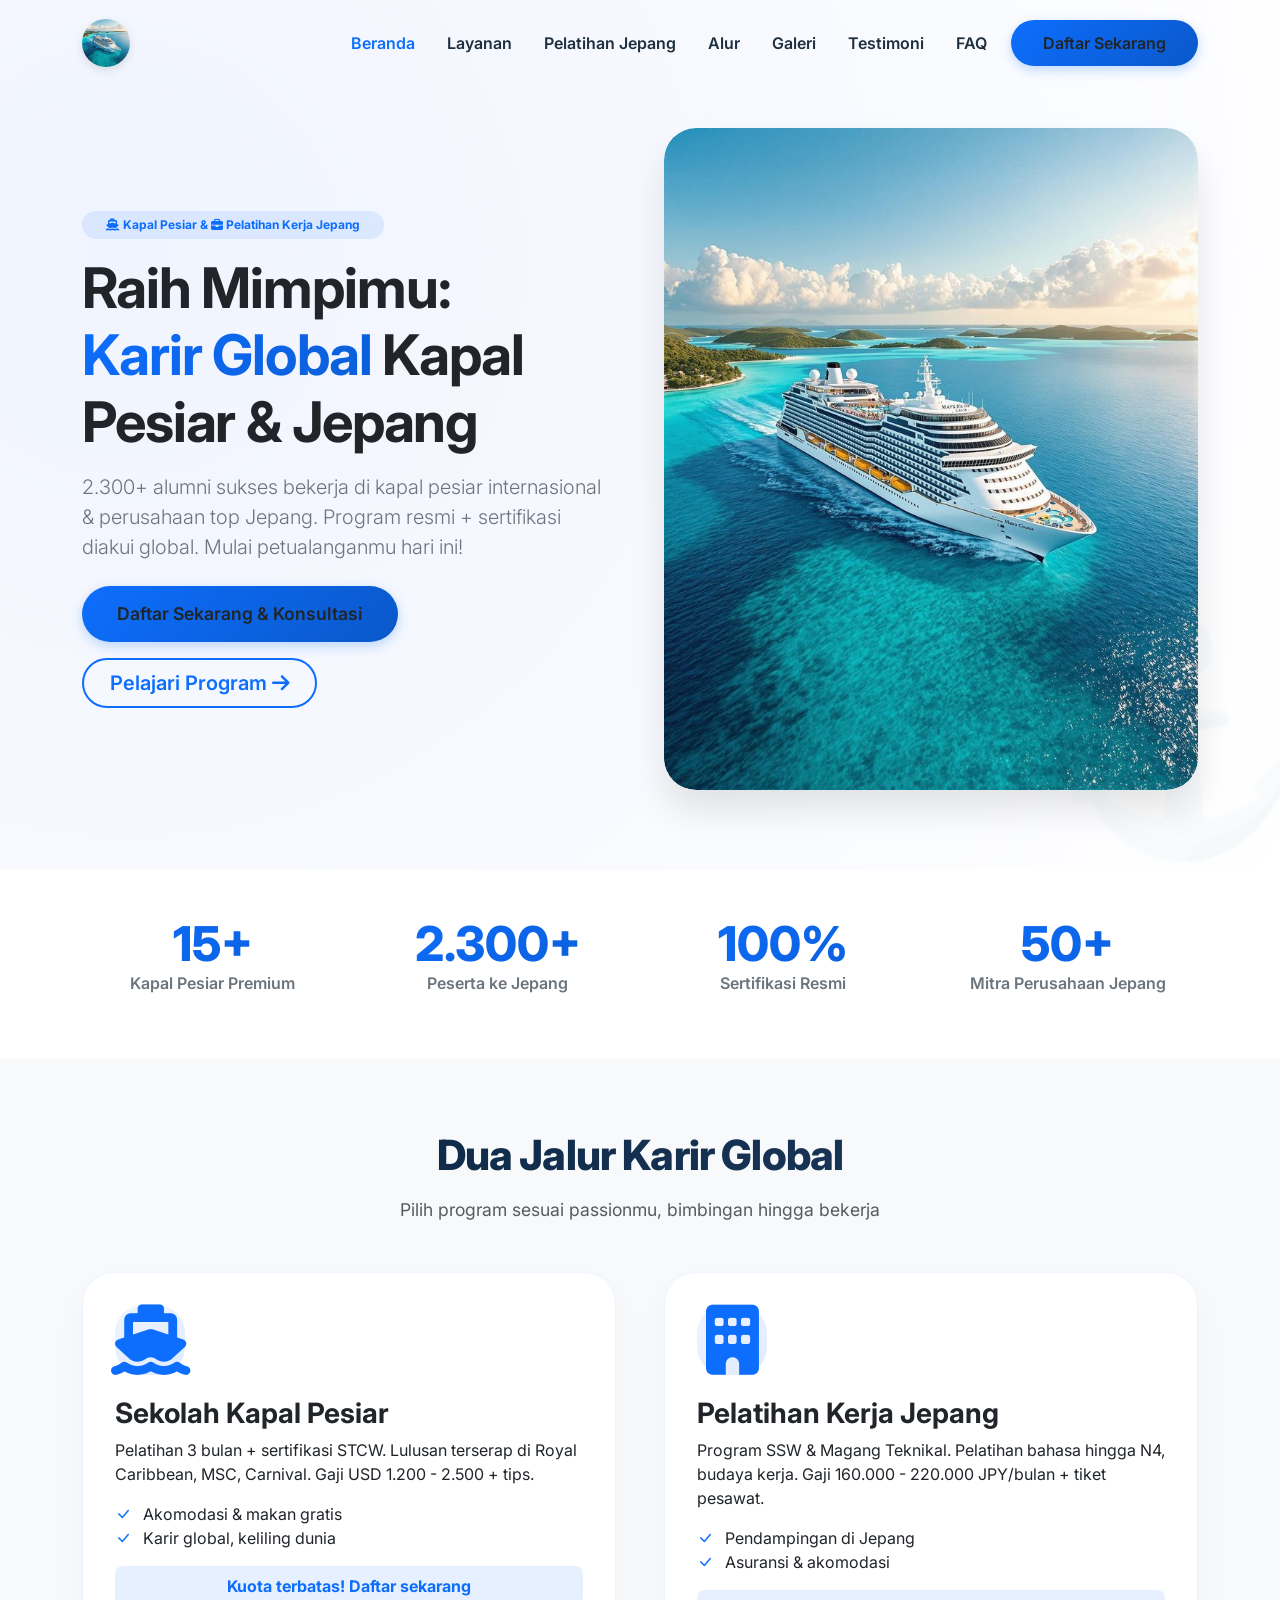
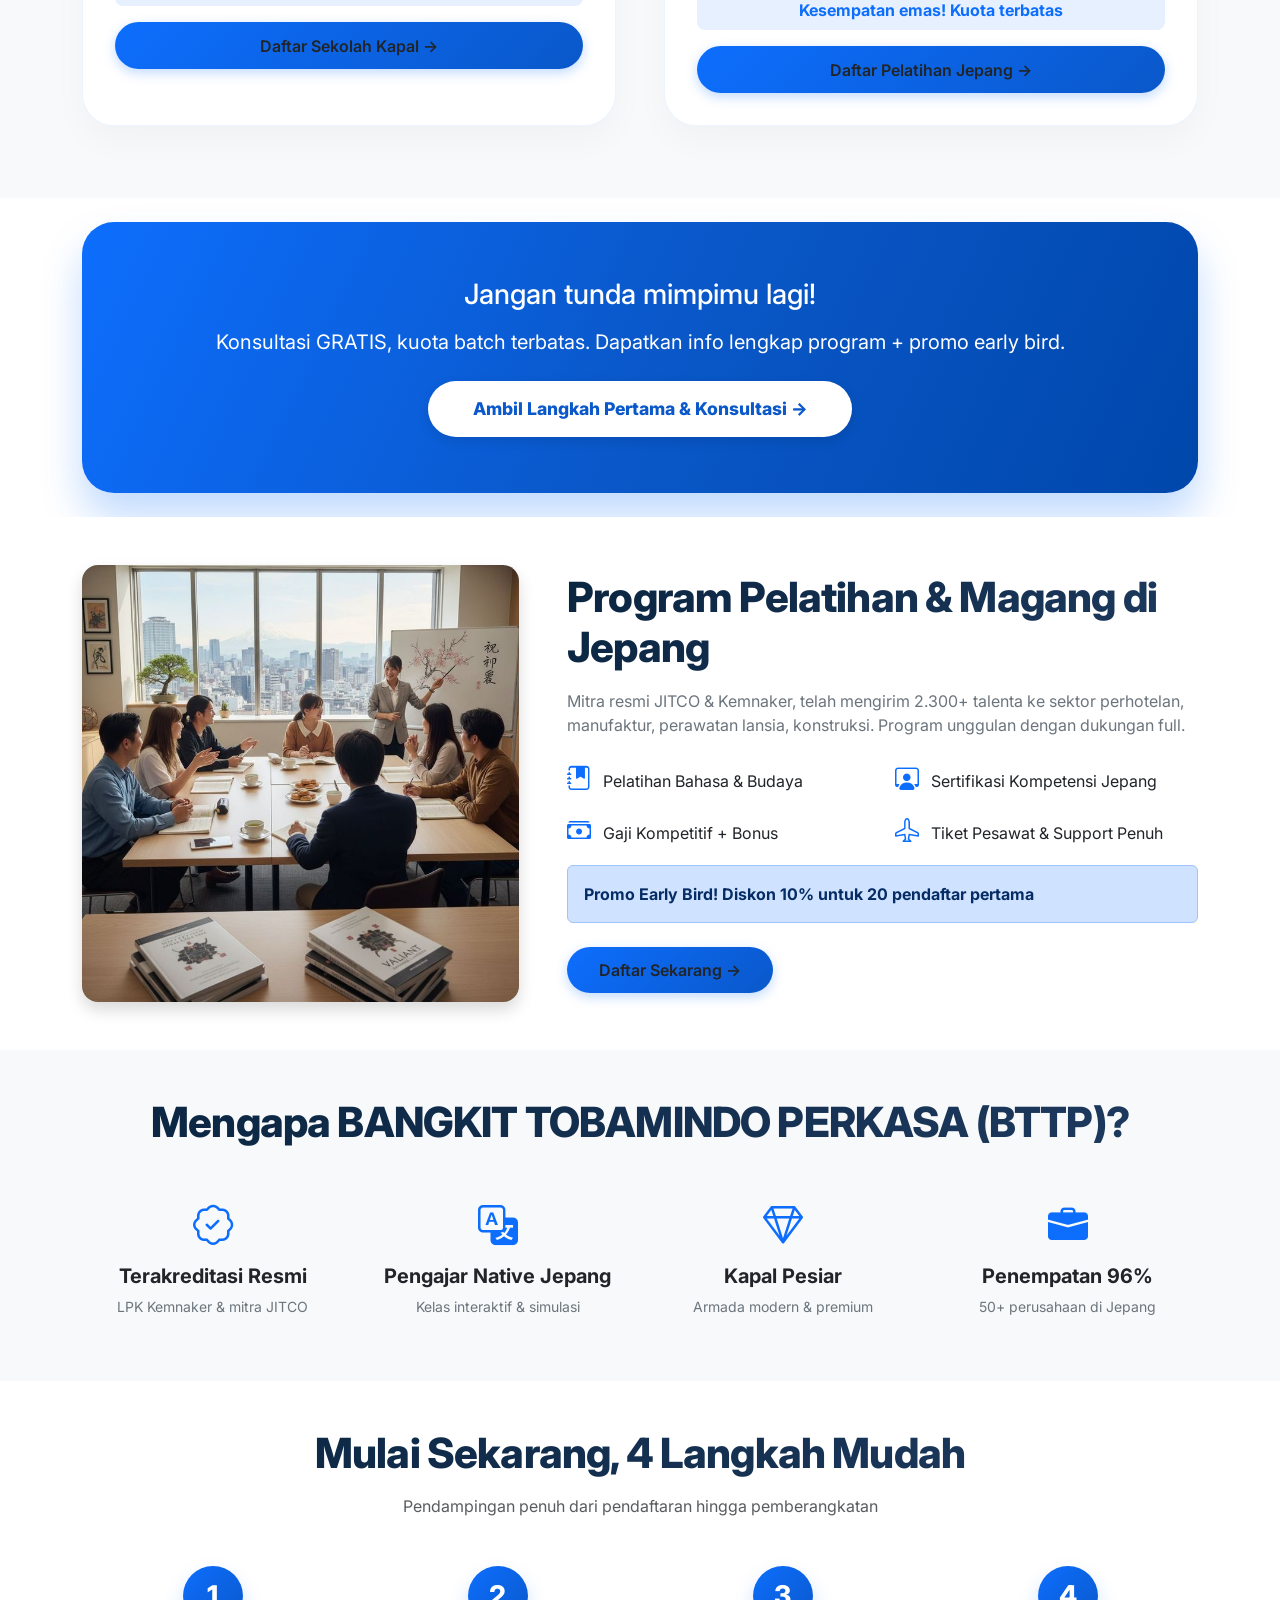
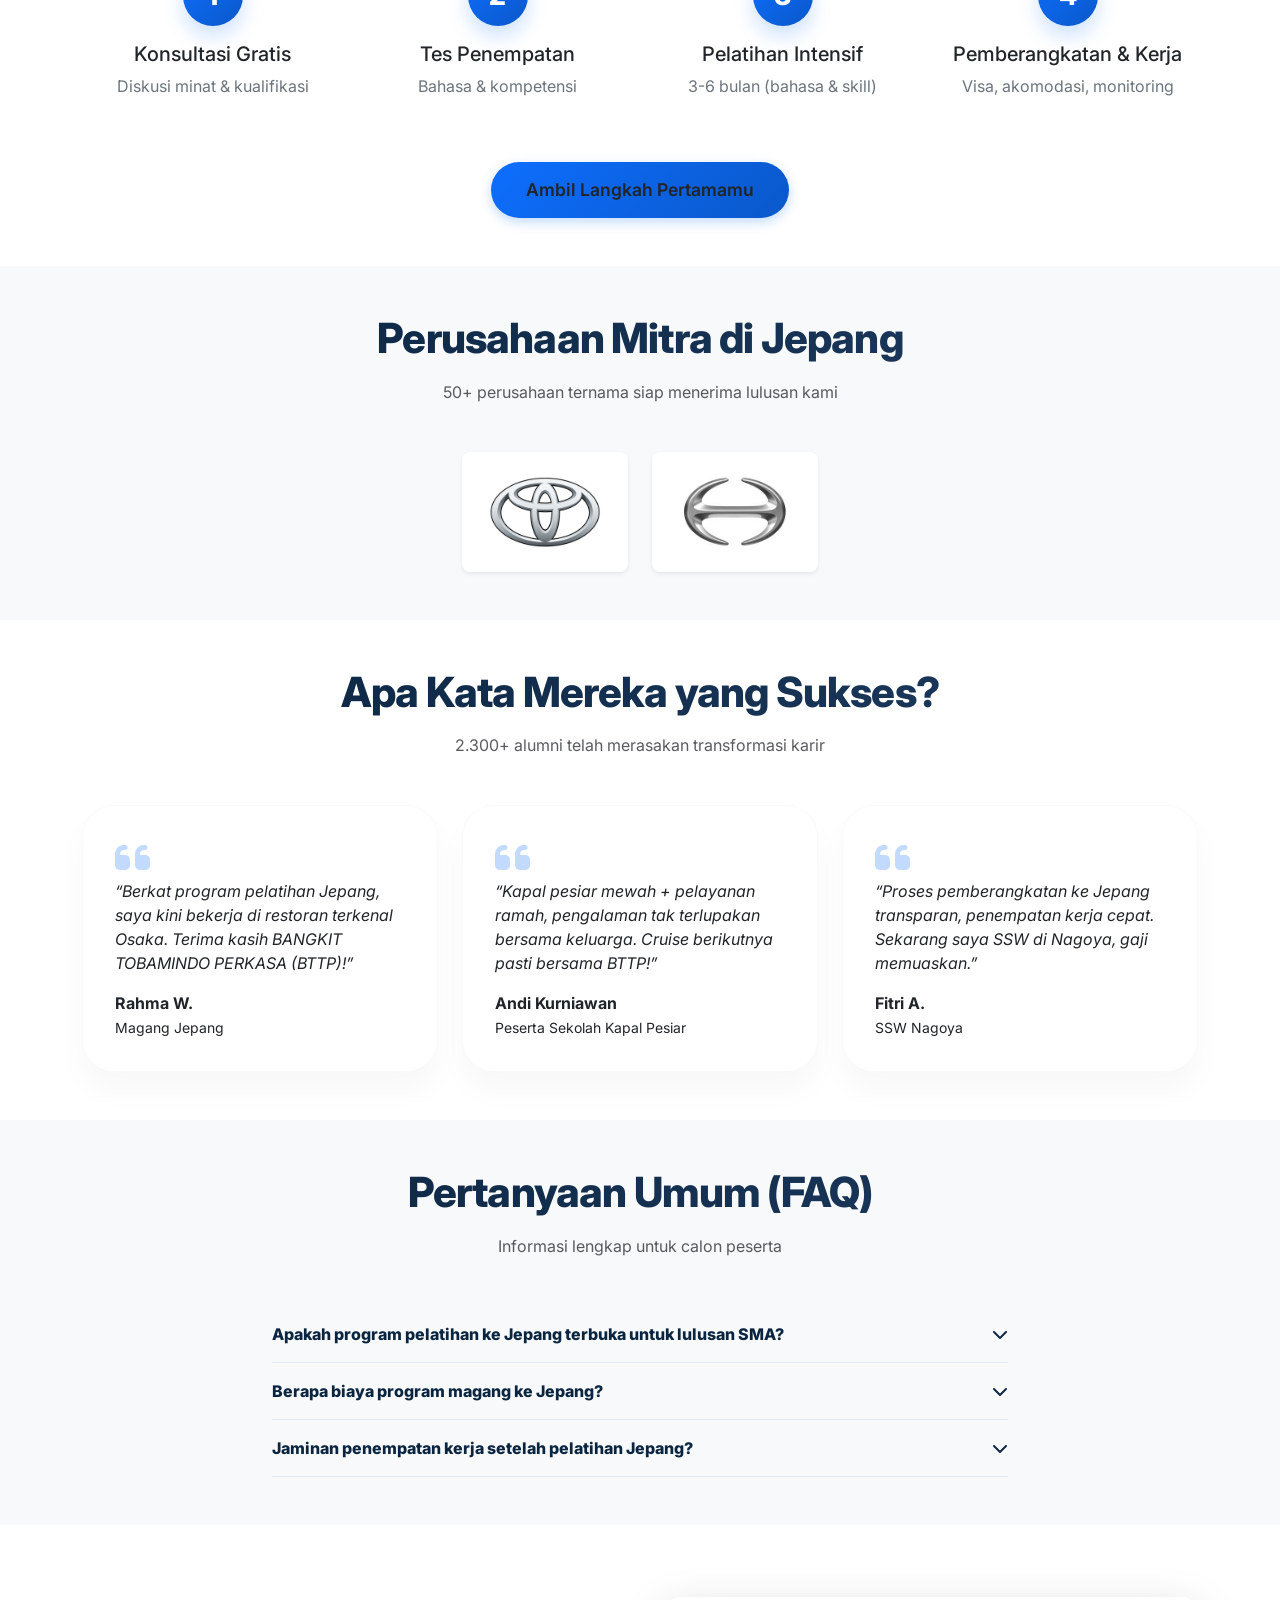
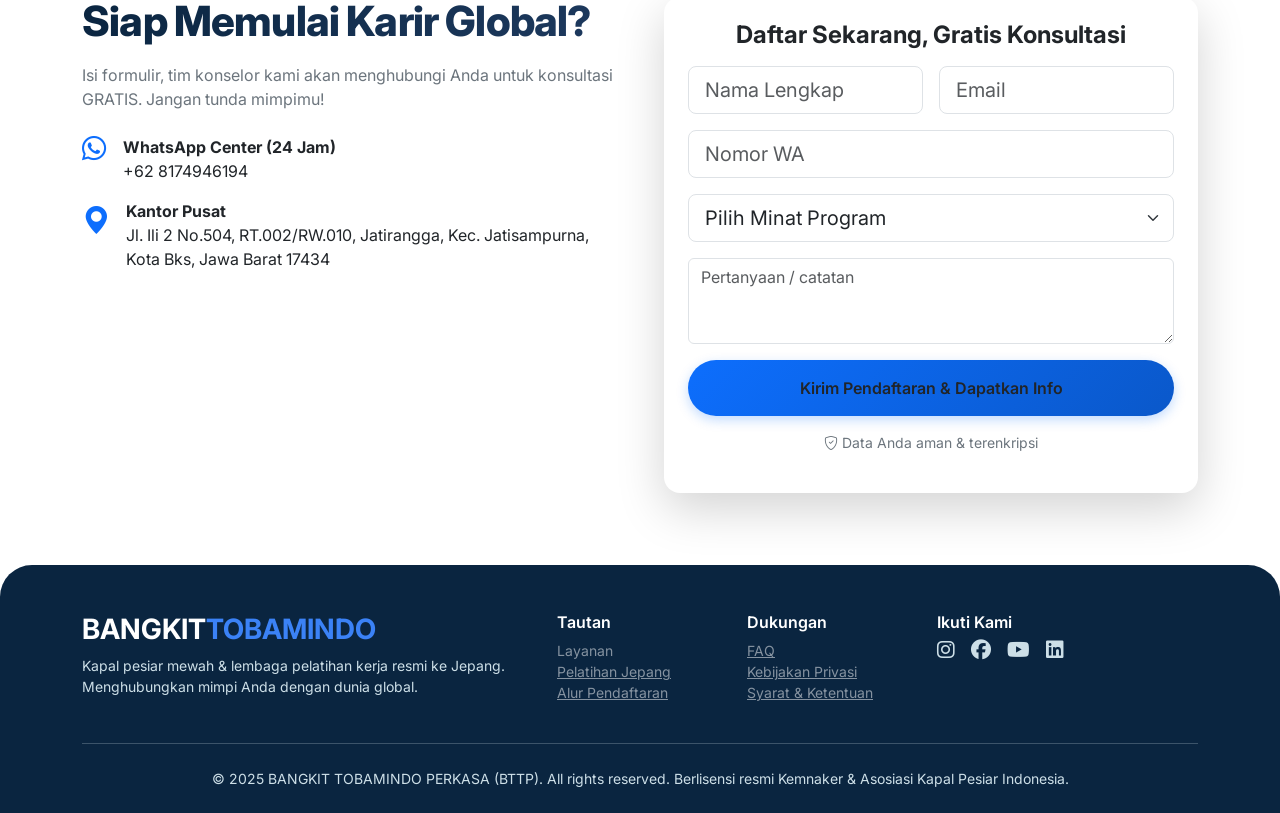
<file: index.html>
<!doctype html>
<html lang="id">
  <head>
    <meta charset="UTF-8" />
    <meta name="viewport" content="width=device-width, initial-scale=1.0, user-scalable=yes" />
    <meta name="description" content="BANGKIT TOBAMINDO PERKASA (BTTP) - Raih karir global di Kapal Pesiar & Jepang. Program resmi, sertifikasi internasional, penempatan kerja terjamin. Daftar sekarang!" />
    <link rel="icon" type="image/x-icon" href="img/cruise-ship.jpg" />
    <title>BANGKIT TOBAMINDO PERKASA (BTTP) | Karir Kapal Pesiar & Pelatihan Kerja Jepang</title>

    <!-- Bootstrap 5 + Icons + Google Fonts -->
    <link href="https://cdn.jsdelivr.net/npm/bootstrap@5.3.0-alpha1/dist/css/bootstrap.min.css" rel="stylesheet" />
    <!-- Bootstrap Icons (AKTIFKAN) -->
    <link rel="stylesheet" href="https://cdn.jsdelivr.net/npm/bootstrap-icons@1.11.3/font/bootstrap-icons.min.css" />
    <!-- Font Awesome 6 (TAMBAHKAN) -->
    <link rel="stylesheet" href="https://cdnjs.cloudflare.com/ajax/libs/font-awesome/6.5.1/css/all.min.css" />
    <link href="https://fonts.googleapis.com/css2?family=Inter:opsz,wght@14..32,300;400;500;600;700;800&display=swap" rel="stylesheet" />
    <link rel="stylesheet" href="css/style.css" />
  </head>
  <body>
    <!-- ========== NAVBAR SAMA PERSIS DENGAN HALAMAN LAYANAN ========== -->
    <nav class="navbar navbar-expand-lg fixed-top" id="mainNav">
      <div class="container">
        <a class="navbar-brand-wrapper" href="index.html">
          <img src="img/cruise-ship.jpg" alt="BTTP Logo" class="navbar-logo" />
        </a>
        <button class="navbar-toggler" type="button" data-bs-toggle="collapse" data-bs-target="#navbarNav">
          <span class="navbar-toggler-icon"></span>
        </button>
        <div class="collapse navbar-collapse" id="navbarNav">
          <ul class="navbar-nav ms-auto mb-2 mb-lg-0 align-items-center">
            <li class="nav-item"><a class="nav-link active" href="#">Beranda</a></li>
            <li class="nav-item"><a class="nav-link" href="layanan.html">Layanan</a></li>
            <li class="nav-item"><a class="nav-link" href="#">Pelatihan Jepang</a></li>
            <li class="nav-item"><a class="nav-link" href="#">Alur</a></li>
            <li class="nav-item"><a class="nav-link" href="#">Galeri</a></li>
            <li class="nav-item"><a class="nav-link" href="#">Testimoni</a></li>
            <li class="nav-item"><a class="nav-link" href="#">FAQ</a></li>
            <li class="nav-item ms-lg-2"><a class="btn btn-primary-custom" href="register.html">Daftar Sekarang</a></li>
          </ul>
        </div>
      </div>
    </nav>

    <!-- ========== HERO SECTION DENGAN GAMBAR CRUISE UKURAN 650x550 ========== -->
    <section id="beranda" class="hero-cruise">
      <div class="container">
        <div class="row align-items-center g-5">
          <div class="col-lg-6">
            <span class="badge bg-primary bg-opacity-10 text-primary rounded-pill px-4 py-2 mb-3"> <i class="fas fa-ship"></i> Kapal Pesiar & <i class="fas fa-briefcase"></i> Pelatihan Kerja Jepang </span>
            <h1 class="display-4 fw-bold mb-3" style="letter-spacing: -0.02em">
              Raih Mimpimu:<br /><span style="background: linear-gradient(135deg, #0d6efd, #0b5ed7); -webkit-background-clip: text; background-clip: text; color: transparent">Karir Global</span> Kapal Pesiar & Jepang
            </h1>
            <p class="lead text-secondary mb-4">2.300+ alumni sukses bekerja di kapal pesiar internasional & perusahaan top Jepang. Program resmi + sertifikasi diakui global. Mulai petualanganmu hari ini!</p>
            <div class="d-flex flex-wrap gap-3">
              <a href="index.html#pendaftaran" class="btn btn-primary-custom btn-lg">Daftar Sekarang & Konsultasi</a>
              <a href="layanan.html" class="btn btn-outline-custom btn-lg">Pelajari Program <i class="fas fa-arrow-right"></i></a>
            </div>
          </div>
          <div class="col-lg-6 text-center">
            <div class="cruise-img-container">
              <img src="img/cruise-ship.jpg" alt="Kapal Pesiar Mewah" class="img-fluid" style="width: 100%; height: auto; border-radius: 2rem" />
            </div>
          </div>
        </div>
      </div>
    </section>

    <!-- STATS -->
    <section class="py-5 bg-white">
      <div class="container">
        <div class="row text-center g-4">
          <div class="col-md-3 col-6">
            <div class="stat-number">15+</div>
            <p class="text-secondary fw-semibold">Kapal Pesiar Premium</p>
          </div>
          <div class="col-md-3 col-6">
            <div class="stat-number">2.300+</div>
            <p class="text-secondary fw-semibold">Peserta ke Jepang</p>
          </div>
          <div class="col-md-3 col-6">
            <div class="stat-number">100%</div>
            <p class="text-secondary fw-semibold">Sertifikasi Resmi</p>
          </div>
          <div class="col-md-3 col-6">
            <div class="stat-number">50+</div>
            <p class="text-secondary fw-semibold">Mitra Perusahaan Jepang</p>
          </div>
        </div>
      </div>
    </section>

    <!-- LAYANAN KAPAL PESIAR + JEPANG -->
    <section id="layanan" class="py-5 bg-light">
      <div class="container py-4">
        <div class="text-center mb-5">
          <h2 class="section-title">Dua Jalur Karir Global</h2>
          <p class="section-sub text-muted">Pilih program sesuai passionmu, bimbingan hingga bekerja</p>
        </div>
        <div class="row g-5">
          <div class="col-lg-6">
            <div class="card-service">
              <div class="icon-blue"><i class="fas fa-ship fa-2x"></i></div>
              <h3 class="fw-bold">Sekolah Kapal Pesiar</h3>
              <p>Pelatihan 3 bulan + sertifikasi STCW. Lulusan terserap di Royal Caribbean, MSC, Carnival. Gaji USD 1.200 - 2.500 + tips.</p>
              <ul class="list-unstyled">
                <li><i class="bi bi-check-lg text-primary me-2"></i> Akomodasi & makan gratis</li>
                <li><i class="bi bi-check-lg text-primary me-2"></i> Karir global, keliling dunia</li>
              </ul>
              <div class="mt-3 p-2 rounded-3 text-center fw-bold text-primary bg-primary bg-opacity-10">Kuota terbatas! Daftar sekarang</div>
              <a href="index.html#pendaftaran" class="btn btn-primary-custom rounded-pill mt-3 w-100">Daftar Sekolah Kapal →</a>
            </div>
          </div>
          <div class="col-lg-6">
            <div class="card-service">
              <div class="icon-blue"><i class="fas fa-building fa-2x"></i></div>
              <h3 class="fw-bold">Pelatihan Kerja Jepang</h3>
              <p>Program SSW & Magang Teknikal. Pelatihan bahasa hingga N4, budaya kerja. Gaji 160.000 - 220.000 JPY/bulan + tiket pesawat.</p>
              <ul class="list-unstyled">
                <li><i class="bi bi-check-lg text-primary me-2"></i> Pendampingan di Jepang</li>
                <li><i class="bi bi-check-lg text-primary me-2"></i> Asuransi & akomodasi</li>
              </ul>
              <div class="mt-3 p-2 rounded-3 text-center fw-bold text-primary bg-primary bg-opacity-10">Kesempatan emas! Kuota terbatas</div>
              <a href="index.html#pendaftaran" class="btn btn-primary-custom rounded-pill mt-3 w-100">Daftar Pelatihan Jepang →</a>
            </div>
          </div>
        </div>
      </div>
    </section>

    <!-- CTA BANNER (AJAKAN KUAT) -->
    <div class="container">
      <div class="cta-banner my-4">
        <h3 class="text-white mb-3">Jangan tunda mimpimu lagi!</h3>
        <p class="text-white opacity-90 mb-4 fs-5">Konsultasi GRATIS, kuota batch terbatas. Dapatkan info lengkap program + promo early bird.</p>
        <a href="index.html#pendaftaran" class="btn-cta">Ambil Langkah Pertama & Konsultasi →</a>
      </div>
    </div>

    <!-- PELATIHAN JEPANG DETAIL -->
    <section id="pelatihan-jepang" class="py-5 bg-white">
      <div class="container">
        <div class="row align-items-center g-5">
          <div class="col-lg-5"><img src="img/magang-jepang.jpg" class="img-fluid rounded-4 shadow" alt="Magang Jepang" /></div>
          <div class="col-lg-7">
            <h2 class="section-title">Program Pelatihan & Magang di Jepang</h2>
            <p class="text-secondary">Mitra resmi JITCO & Kemnaker, telah mengirim 2.300+ talenta ke sektor perhotelan, manufaktur, perawatan lansia, konstruksi. Program unggulan dengan dukungan full.</p>
            <div class="row mt-4">
              <div class="col-md-6 mb-3"><i class="bi bi-journal-bookmark-fill text-primary fs-4 me-2"></i> Pelatihan Bahasa & Budaya</div>
              <div class="col-md-6 mb-3"><i class="bi bi-person-workspace text-primary fs-4 me-2"></i> Sertifikasi Kompetensi Jepang</div>
              <div class="col-md-6 mb-3"><i class="bi bi-cash-stack text-primary fs-4 me-2"></i> Gaji Kompetitif + Bonus</div>
              <div class="col-md-6 mb-3"><i class="bi bi-airplane text-primary fs-4 me-2"></i> Tiket Pesawat & Support Penuh</div>
            </div>
            <div class="alert alert-primary bg-opacity-10 fw-bold">Promo Early Bird! Diskon 10% untuk 20 pendaftar pertama</div>
            <a href="index.html#pendaftaran" class="btn btn-primary-custom mt-2">Daftar Sekarang →</a>
          </div>
        </div>
      </div>
    </section>

    <!-- KEUNGGULAN -->
    <section id="keunggulan" class="py-5 bg-light">
      <div class="container text-center">
        <h2 class="section-title mb-4">Mengapa BANGKIT TOBAMINDO PERKASA (BTTP)?</h2>
        <div class="row g-4 mt-2">
          <div class="col-md-3 col-6">
            <i class="bi bi-patch-check fs-1 text-primary"></i>
            <h5 class="mt-2 fw-bold">Terakreditasi Resmi</h5>
            <p class="small text-secondary">LPK Kemnaker & mitra JITCO</p>
          </div>
          <div class="col-md-3 col-6">
            <i class="bi bi-translate fs-1 text-primary"></i>
            <h5 class="mt-2 fw-bold">Pengajar Native Jepang</h5>
            <p class="small text-secondary">Kelas interaktif & simulasi</p>
          </div>
          <div class="col-md-3 col-6">
            <i class="bi bi-gem fs-1 text-primary"></i>
            <h5 class="mt-2 fw-bold">Kapal Pesiar</h5>
            <p class="small text-secondary">Armada modern & premium</p>
          </div>
          <div class="col-md-3 col-6">
            <i class="bi bi-briefcase-fill fs-1 text-primary"></i>
            <h5 class="mt-2 fw-bold">Penempatan 96%</h5>
            <p class="small text-secondary">50+ perusahaan di Jepang</p>
          </div>
        </div>
      </div>
    </section>

    <!-- ALUR PENDAFTARAN -->
    <section id="alur" class="py-5 bg-white">
      <div class="container">
        <div class="text-center mb-5">
          <h2 class="section-title">Mulai Sekarang, 4 Langkah Mudah</h2>
          <p class="text-muted">Pendampingan penuh dari pendaftaran hingga pemberangkatan</p>
        </div>
        <div class="row g-4 text-center">
          <div class="col-md-3">
            <div class="step-circle">1</div>
            <h5>Konsultasi Gratis</h5>
            <p class="text-secondary">Diskusi minat & kualifikasi</p>
          </div>
          <div class="col-md-3">
            <div class="step-circle">2</div>
            <h5>Tes Penempatan</h5>
            <p class="text-secondary">Bahasa & kompetensi</p>
          </div>
          <div class="col-md-3">
            <div class="step-circle">3</div>
            <h5>Pelatihan Intensif</h5>
            <p class="text-secondary">3-6 bulan (bahasa & skill)</p>
          </div>
          <div class="col-md-3">
            <div class="step-circle">4</div>
            <h5>Pemberangkatan & Kerja</h5>
            <p class="text-secondary">Visa, akomodasi, monitoring</p>
          </div>
        </div>
        <div class="text-center mt-5"><a href="index.html#pendaftaran" class="btn btn-primary-custom btn-lg">Ambil Langkah Pertamamu</a></div>
      </div>
    </section>

    <!-- MITRA JEPANG -->
    <section class="py-5 bg-light">
      <div class="container">
        <div class="text-center mb-5">
          <h2 class="section-title">Perusahaan Mitra di Jepang</h2>
          <p class="text-muted">50+ perusahaan ternama siap menerima lulusan kami</p>
        </div>
        <div class="row justify-content-center g-4">
          <div class="col-4 col-md-2">
            <div class="p-3 bg-white rounded-3 text-center shadow-sm d-flex align-items-center justify-content-center" style="height: 120px">
              <img src="img/logo-toyota.jpg" class="img-fluid" style="max-height: 80px; object-fit: contain" />
            </div>
          </div>
          <div class="col-4 col-md-2">
            <div class="p-3 bg-white rounded-3 text-center shadow-sm d-flex align-items-center justify-content-center" style="height: 120px">
              <img src="img/logo-hino.jpg" class="img-fluid" style="max-height: 80px; object-fit: contain" />
            </div>
          </div>
        </div>
      </div>
    </section>

    <!-- TESTIMONI -->
    <section id="testimoni" class="py-5">
      <div class="container">
        <div class="text-center mb-5">
          <h2 class="section-title">Apa Kata Mereka yang Sukses?</h2>
          <p class="text-muted">2.300+ alumni telah merasakan transformasi karir</p>
        </div>
        <div class="row g-4">
          <div class="col-md-6 col-lg-4">
            <div class="testimonial-card">
              <i class="fas fa-quote-left fs-1 text-primary opacity-25"></i>
              <p class="fst-italic">“Berkat program pelatihan Jepang, saya kini bekerja di restoran terkenal Osaka. Terima kasih BANGKIT TOBAMINDO PERKASA (BTTP)!”</p>
              <div><strong>Rahma W.</strong><br /><small>Magang Jepang</small></div>
            </div>
          </div>
          <div class="col-md-6 col-lg-4">
            <div class="testimonial-card">
              <i class="fas fa-quote-left fs-1 text-primary opacity-25"></i>
              <p class="fst-italic">“Kapal pesiar mewah + pelayanan ramah, pengalaman tak terlupakan bersama keluarga. Cruise berikutnya pasti bersama BTTP!”</p>
              <div><strong>Andi Kurniawan</strong><br /><small>Peserta Sekolah Kapal Pesiar</small></div>
            </div>
          </div>
          <div class="col-md-6 col-lg-4">
            <div class="testimonial-card">
              <i class="fas fa-quote-left fs-1 text-primary opacity-25"></i>
              <p class="fst-italic">“Proses pemberangkatan ke Jepang transparan, penempatan kerja cepat. Sekarang saya SSW di Nagoya, gaji memuaskan.”</p>
              <div><strong>Fitri A.</strong><br /><small>SSW Nagoya</small></div>
            </div>
          </div>
        </div>
      </div>
    </section>

    <!-- FAQ -->
    <section id="faq" class="py-5 bg-light">
      <div class="container">
        <div class="text-center mb-5">
          <h2 class="section-title">Pertanyaan Umum (FAQ)</h2>
          <p class="text-muted">Informasi lengkap untuk calon peserta</p>
        </div>
        <div class="row justify-content-center">
          <div class="col-lg-8">
            <div class="faq-item">
              <div class="faq-question">Apakah program pelatihan ke Jepang terbuka untuk lulusan SMA? <i class="fas fa-chevron-down"></i></div>
              <div class="faq-answer">Ya, minimal lulusan SMA/sederajat, usia 18-35 tahun, bersedia mengikuti pelatihan bahasa Jepang.</div>
            </div>
            <div class="faq-item">
              <div class="faq-question">Berapa biaya program magang ke Jepang?<i class="fas fa-chevron-down"></i></div>
              <div class="faq-answer">Biaya mulai 19,9 juta (termasuk pelatihan, akomodasi, visa). Tersedia skema cicilan & beasiswa.</div>
            </div>

            <div class="faq-item">
              <div class="faq-question">Jaminan penempatan kerja setelah pelatihan Jepang?<i class="fas fa-chevron-down"></i></div>
              <div class="faq-answer">Tingkat penempatan 96% bagi lulusan yang memenuhi standar kompetensi & memiliki MoU dengan 50+ perusahaan.</div>
            </div>
          </div>
        </div>
      </div>
    </section>

    <!-- FORM PENDAFTARAN & KONTAK -->
    <section id="pendaftaran" class="py-5">
      <div class="container py-4">
        <div class="row g-5">
          <div class="col-lg-6">
            <h2 class="section-title">Siap Memulai Karir Global?</h2>
            <p class="text-secondary mb-4">Isi formulir, tim konselor kami akan menghubungi Anda untuk konsultasi GRATIS. Jangan tunda mimpimu!</p>
            <div class="mb-3 d-flex gap-3">
              <i class="fab fa-whatsapp fs-3 text-primary"></i>
              <div><strong>WhatsApp Center (24 Jam)</strong><br />+62 8174946194</div>
            </div>
            <div class="mb-4 d-flex gap-3">
              <i class="bi bi-geo-alt-fill fs-3 text-primary"></i>
              <div><strong>Kantor Pusat</strong><br />Jl. Ili 2 No.504, RT.002/RW.010, Jatirangga, Kec. Jatisampurna, Kota Bks, Jawa Barat 17434</div>
            </div>
          </div>
          <div class="col-lg-6">
            <div class="card border-0 shadow-lg rounded-4 p-4">
              <h4 class="fw-bold mb-3 text-center">Daftar Sekarang, Gratis Konsultasi</h4>
              <form id="registerForm">
                <div class="row g-3">
                  <div class="col-md-6"><input type="text" class="form-control form-control-lg rounded-3" placeholder="Nama Lengkap" required id="fullname" /></div>
                  <div class="col-md-6"><input type="email" class="form-control form-control-lg rounded-3" placeholder="Email" required id="email" /></div>
                  <div class="col-12"><input type="text" class="form-control form-control-lg rounded-3" placeholder="Nomor WA" required id="wa" /></div>
                  <div class="col-12">
                    <select class="form-select form-select-lg" id="program">
                      <option>Pilih Minat Program</option>
                      <option>Pelatihan Kerja ke Jepang (SSW/Magang)</option>
                      <option>Sekolah Kapal Pesiar (Cruise)</option>
                      <option>Keduanya (Informasi Lengkap)</option>
                    </select>
                  </div>
                  <div class="col-12"><textarea rows="3" class="form-control" placeholder="Pertanyaan / catatan" id="message"></textarea></div>
                  <div class="col-12"><button type="button" id="submitDaftar" class="btn btn-primary-custom w-100 py-3">Kirim Pendaftaran & Dapatkan Info</button></div>
                </div>
              </form>
              <p class="text-center text-secondary small mt-3"><i class="bi bi-shield-check"></i> Data Anda aman & terenkripsi</p>
            </div>
          </div>
        </div>
      </div>
    </section>

    <!-- FOOTER -->
    <footer class="footer pt-5 pb-4">
      <div class="container">
        <div class="row g-4">
          <div class="col-md-5">
            <h3 class="text-white fw-bold">BANGKIT<span style="color: #3b82f6">TOBAMINDO</span></h3>
            <p class="small">Kapal pesiar mewah & lembaga pelatihan kerja resmi ke Jepang. Menghubungkan mimpi Anda dengan dunia global.</p>
          </div>
          <div class="col-md-2">
            <h6 class="text-white fw-semibold">Tautan</h6>
            <ul class="list-unstyled small">
              <li><a href="layanan.html" class="text-white-50 text-decoration-none">Layanan</a></li>
              <li><a href="pelatihan-jepang.html" class="text-white-50">Pelatihan Jepang</a></li>
              <li><a href="alur.html" class="text-white-50">Alur Pendaftaran</a></li>
            </ul>
          </div>
          <div class="col-md-2">
            <h6 class="text-white fw-semibold">Dukungan</h6>
            <ul class="list-unstyled small">
              <li><a href="faq.html" class="text-white-50">FAQ</a></li>
              <li><a href="#" class="text-white-50">Kebijakan Privasi</a></li>
              <li><a href="#" class="text-white-50">Syarat & Ketentuan</a></li>
            </ul>
          </div>
          <div class="col-md-3">
            <h6 class="text-white fw-semibold">Ikuti Kami</h6>
            <div class="d-flex gap-3 fs-5">
              <i class="fab fa-instagram"></i>
              <i class="fab fa-facebook"></i>
              <i class="fab fa-youtube"></i>
              <i class="fab fa-linkedin"></i>
            </div>
          </div>
        </div>
        <hr class="opacity-25 my-4" />
        <div class="text-center small">© 2025 BANGKIT TOBAMINDO PERKASA (BTTP). All rights reserved. Berlisensi resmi Kemnaker & Asosiasi Kapal Pesiar Indonesia.</div>
      </div>
    </footer>

    <script src="https://cdn.jsdelivr.net/npm/bootstrap@5.3.0-alpha1/dist/js/bootstrap.bundle.min.js"></script>
    <script>
      (function () {
        // Navbar scroll effect
        window.addEventListener("scroll", function () {
          const nav = document.getElementById("mainNav");
          if (window.scrollY > 50) nav.classList.add("scrolled");
          else nav.classList.remove("scrolled");
        });

        // Active link highlight based on current page
        const currentPage = window.location.pathname.split("/").pop() || "index.html";
        document.querySelectorAll(".nav-link").forEach((link) => {
          const href = link.getAttribute("href");
          if (href === currentPage) {
            link.classList.add("active");
          } else if (currentPage === "index.html" && href === "index.html") {
            link.classList.add("active");
          }
        });

        // Smooth scroll untuk anchor internal
        document.querySelectorAll('a[href^="#"]').forEach((anchor) => {
          anchor.addEventListener("click", function (e) {
            const targetId = this.getAttribute("href");
            if (targetId !== "#" && targetId !== "" && targetId.startsWith("#")) {
              const target = document.querySelector(targetId);
              if (target) {
                e.preventDefault();
                target.scrollIntoView({ behavior: "smooth", block: "start" });
              }
            }
          });
        });

        // FAQ Accordion manual
        const faqs = document.querySelectorAll(".faq-item");
        faqs.forEach((item) => {
          item.addEventListener("click", (e) => {
            if (e.target.closest(".faq-question") || item) {
              item.classList.toggle("active");
              const icon = item.querySelector(".faq-question i");
              if (icon) {
                if (item.classList.contains("active")) {
                  icon.classList.remove("fa-chevron-down");
                  icon.classList.add("fa-chevron-up");
                } else {
                  icon.classList.remove("fa-chevron-up");
                  icon.classList.add("fa-chevron-down");
                }
              }
            }
          });
        });

        // Form submission alert
        const btnSubmit = document.getElementById("submitDaftar");
        if (btnSubmit) {
          btnSubmit.addEventListener("click", function () {
            const name = document.getElementById("fullname")?.value.trim() || "";
            const wa = document.getElementById("wa")?.value.trim() || "";
            if (name === "" || wa === "") {
              alert("⚠️ Silakan isi Nama lengkap dan nomor WA terlebih dahulu!");
              return;
            }
            alert("✅ Terima kasih " + name + "! Tim konselor kami akan segera menghubungi Anda via WA. Sukses meraih mimpi global bersama BANGKIT TOBAMINDO PERKASA (BTTP)! 🌏");
            document.getElementById("registerForm")?.reset();
          });
        }
      })();
    </script>
  </body>
</html>
</file>
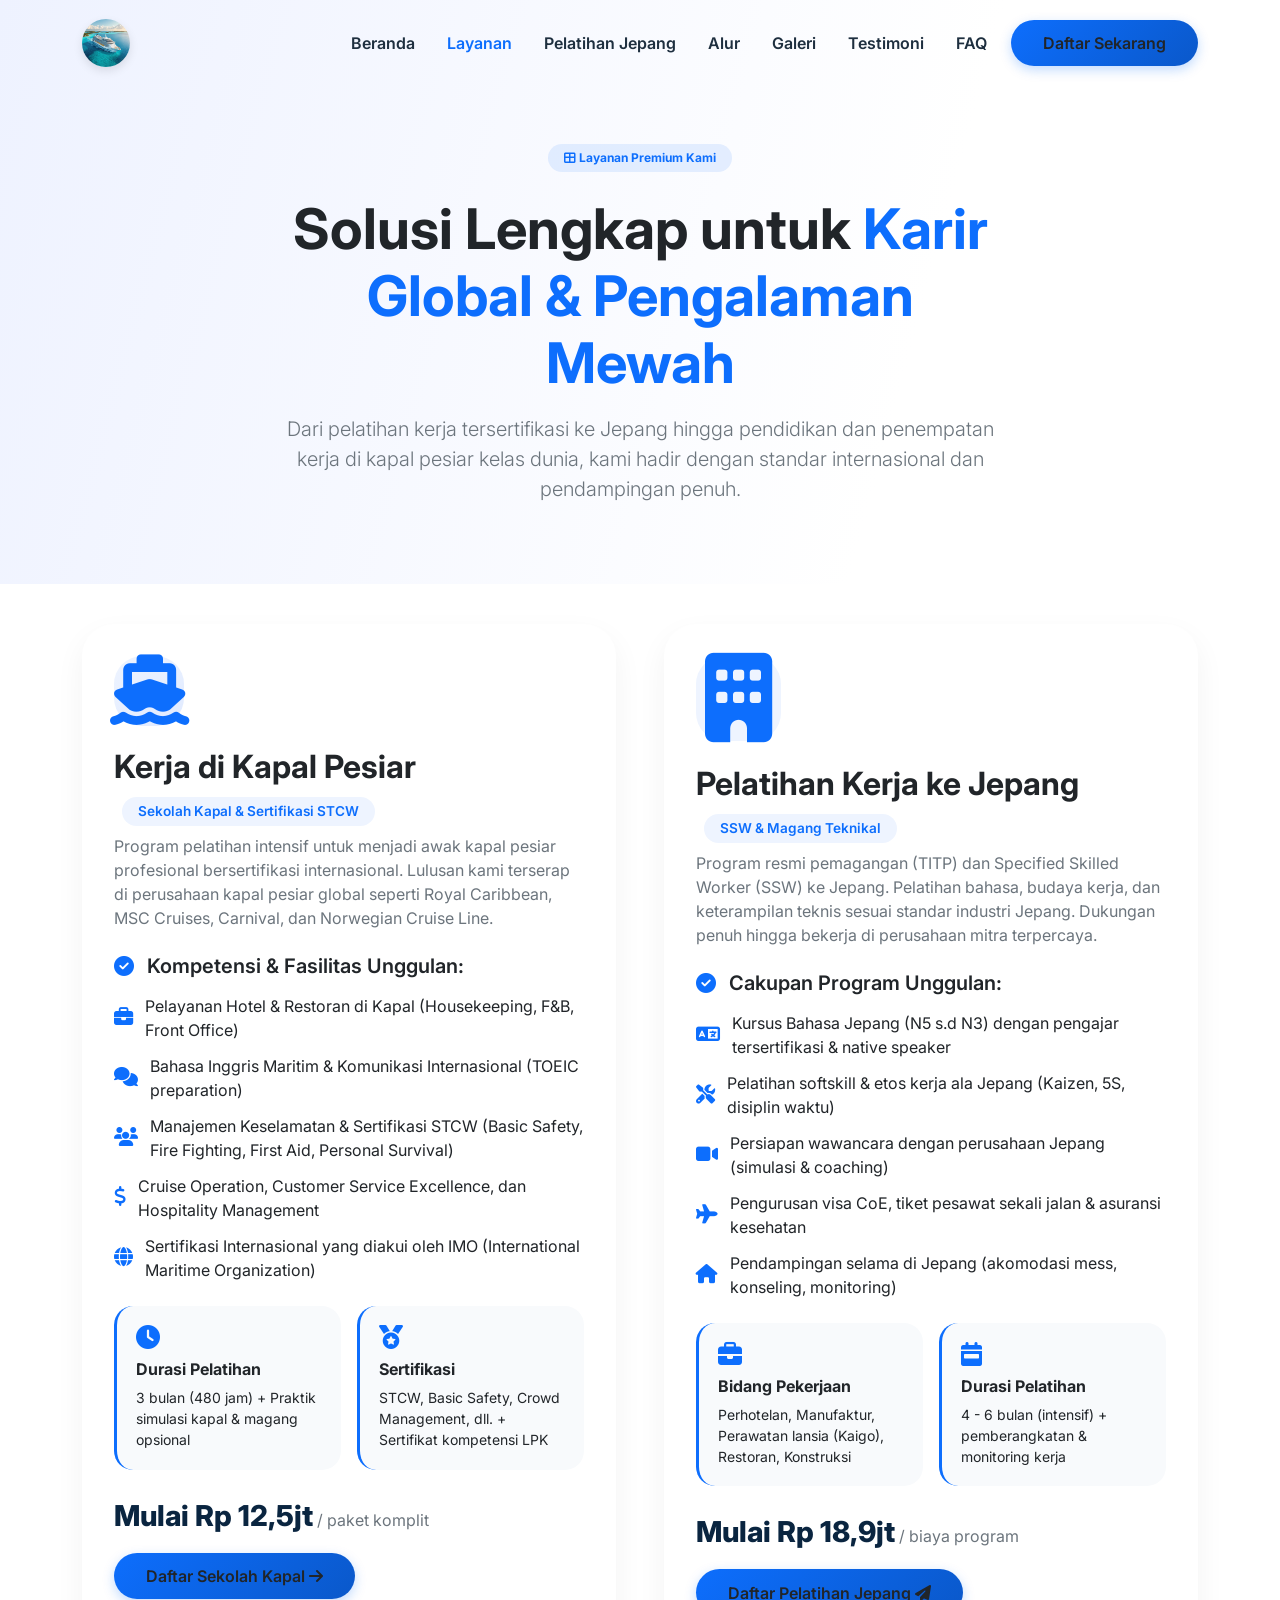
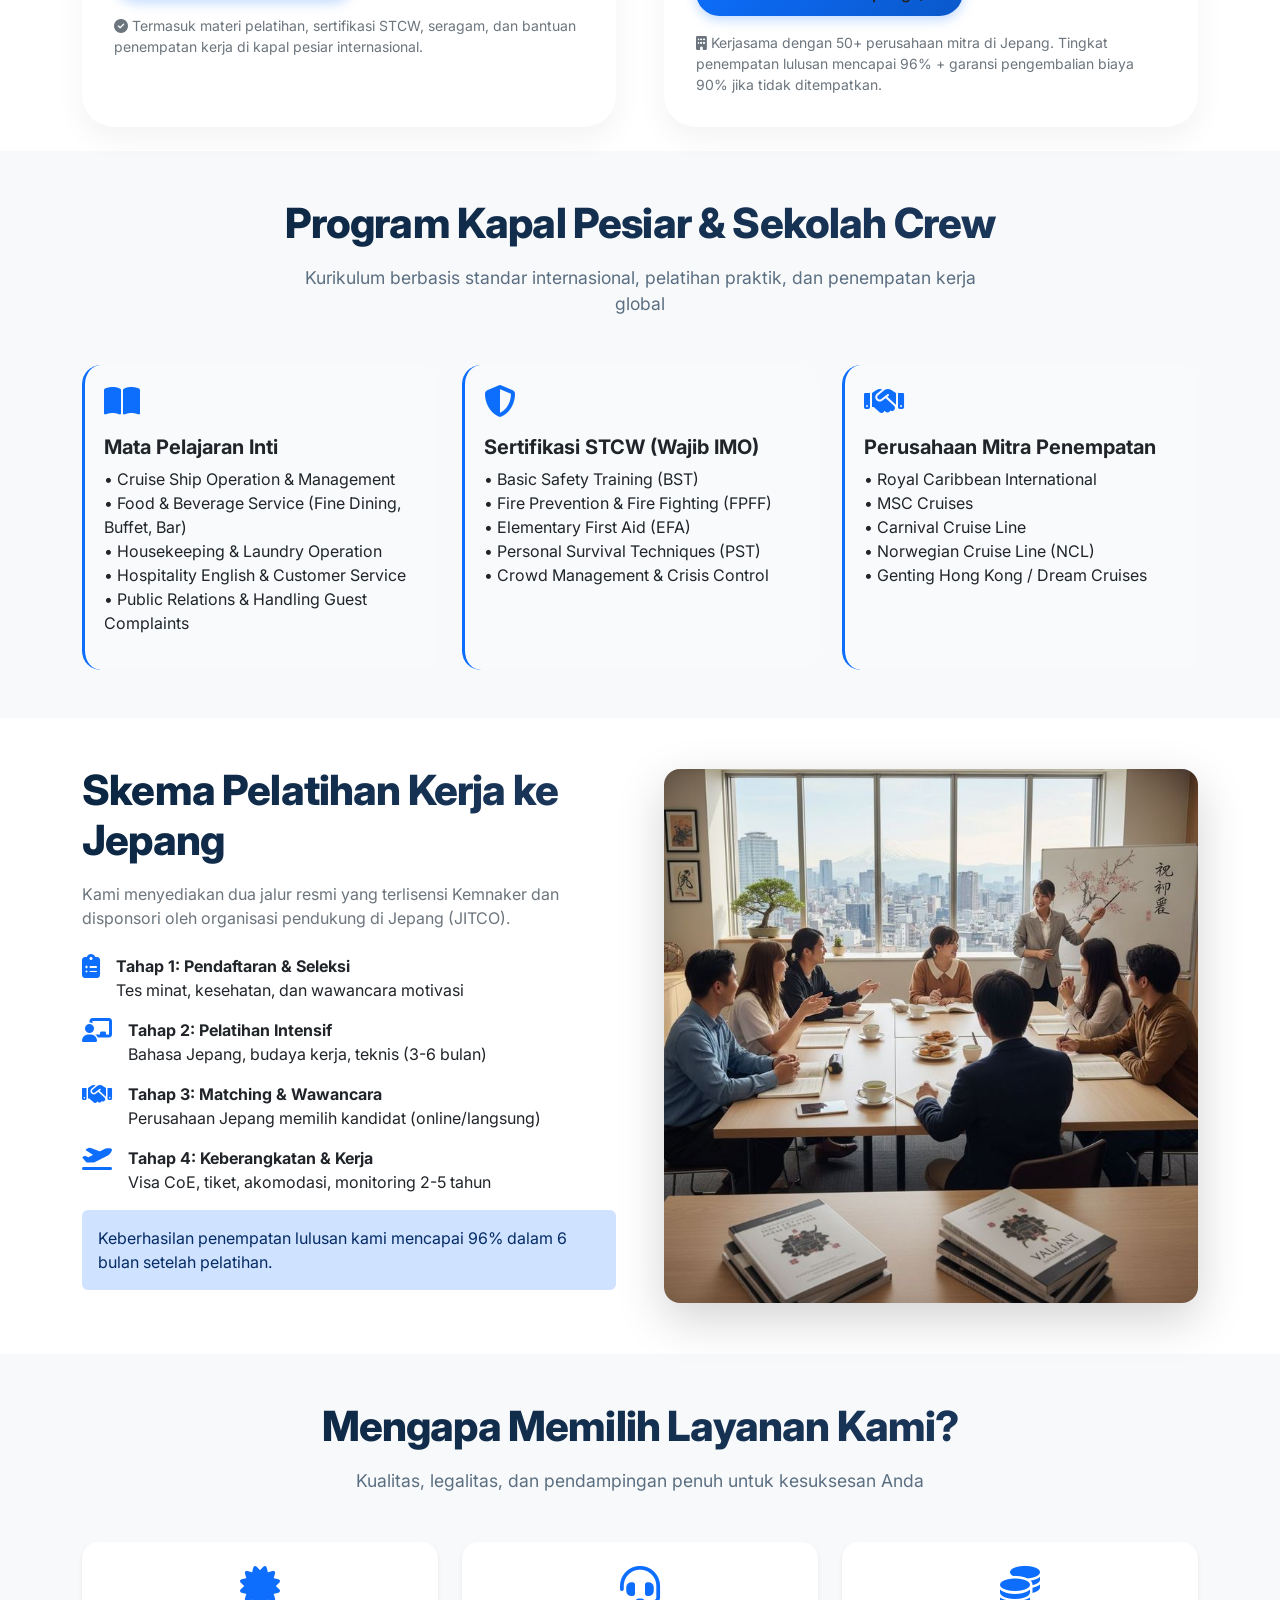
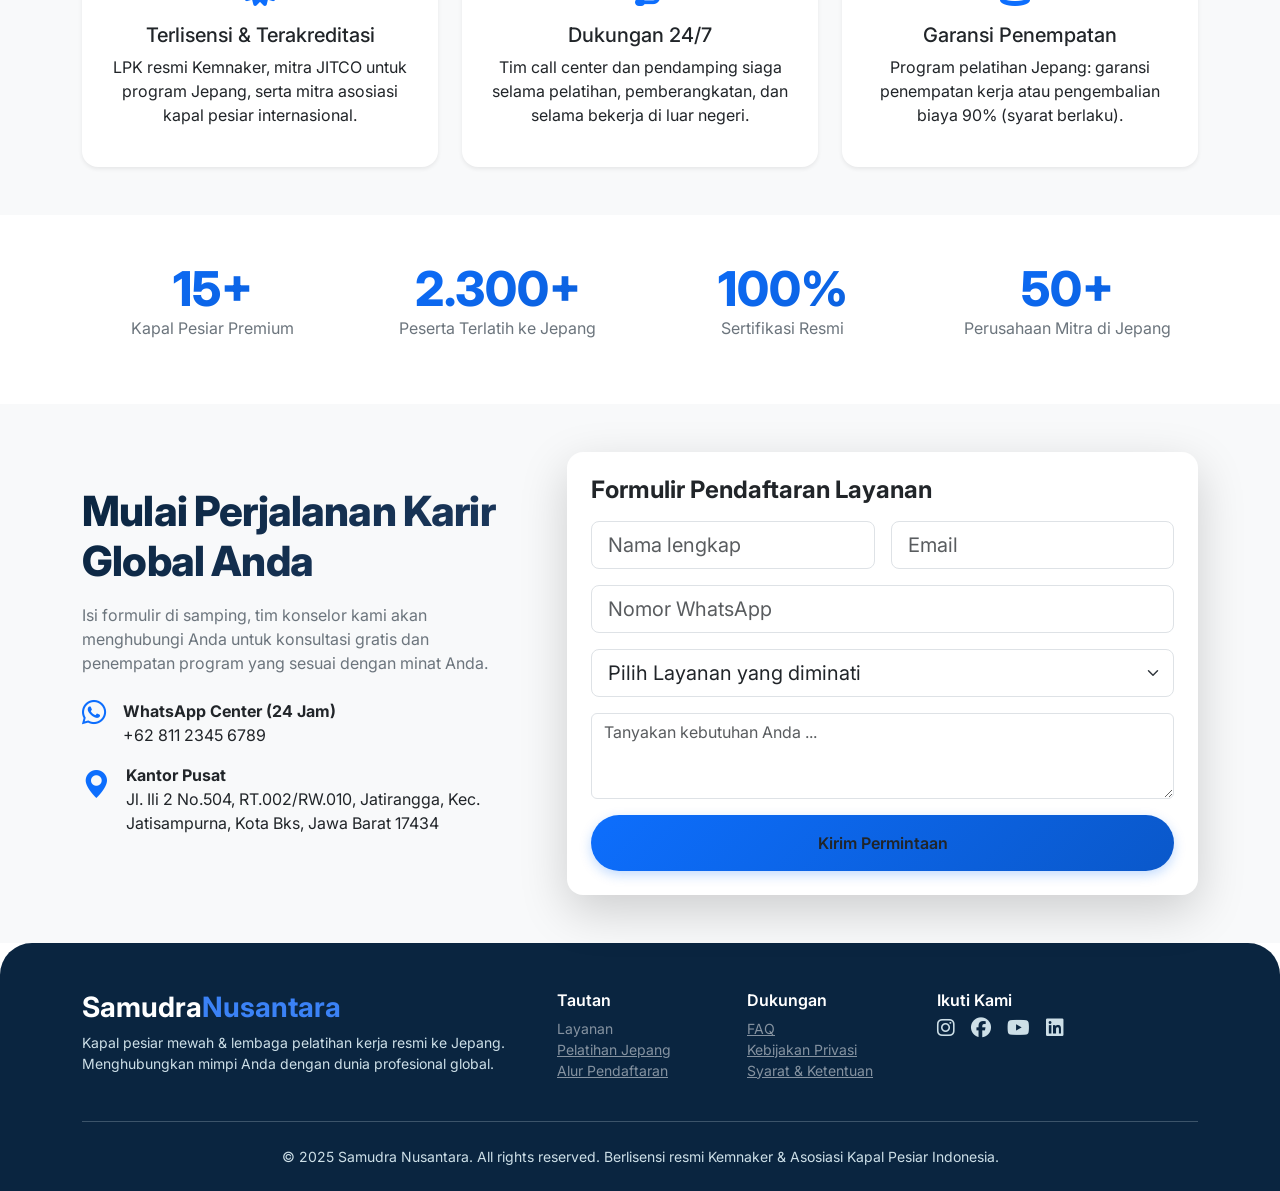
<file: layanan.html>
<!doctype html>
<html lang="id">
  <head>
    <meta charset="UTF-8" />
    <meta name="viewport" content="width=device-width, initial-scale=1.0, user-scalable=yes" />
    <title>Layanan | Samudra Nusantara - Kapal Pesiar & Pelatihan Kerja Jepang</title>
    <!-- Bootstrap 5 CSS + Icons + Google Fonts -->
    <link href="https://cdn.jsdelivr.net/npm/bootstrap@5.3.0-alpha1/dist/css/bootstrap.min.css" rel="stylesheet" />
    <link rel="stylesheet" href="https://cdn.jsdelivr.net/npm/bootstrap-icons@1.11.3/font/bootstrap-icons.min.css" />
    <!-- FONT AWESOME 6 (TAMBAHKAN INI) -->
    <link rel="stylesheet" href="https://cdnjs.cloudflare.com/ajax/libs/font-awesome/6.5.1/css/all.min.css" />
    <link href="https://fonts.googleapis.com/css2?family=Inter:opsz,wght@14..32,300;400;500;600;700;800&display=swap" rel="stylesheet" />
    <link rel="stylesheet" href="css/style.css" />
    <link rel="icon" type="image/x-icon" href="img/cruise-ship.jpg" />
  </head>
  <body>
    <!-- Navbar (SAMA PERSIS DENGAN HOME) -->
    <nav class="navbar navbar-expand-lg fixed-top" id="mainNav">
      <div class="container">
        <a class="navbar-brand-wrapper" href="index.html">
          <img src="img/cruise-ship.jpg" alt="BTTP Logo" class="navbar-logo" />
        </a>
        <button class="navbar-toggler" type="button" data-bs-toggle="collapse" data-bs-target="#navbarNav">
          <span class="navbar-toggler-icon"></span>
        </button>
        <div class="collapse navbar-collapse" id="navbarNav">
          <ul class="navbar-nav ms-auto mb-2 mb-lg-0 align-items-center">
            <li class="nav-item"><a class="nav-link" href="index.html">Beranda</a></li>
            <li class="nav-item"><a class="nav-link active" href="layanan.html">Layanan</a></li>
            <li class="nav-item"><a class="nav-link" href="#">Pelatihan Jepang</a></li>
            <li class="nav-item"><a class="nav-link" href="#">Alur</a></li>
            <li class="nav-item"><a class="nav-link" href="#">Galeri</a></li>
            <li class="nav-item"><a class="nav-link" href="#">Testimoni</a></li>
            <li class="nav-item"><a class="nav-link" href="faq.html">FAQ</a></li>
            <li class="nav-item ms-lg-2"><a class="btn btn-primary-custom" href="register.html">Daftar Sekarang</a></li>
          </ul>
        </div>
      </div>
    </nav>

    <!-- Page Header -->
    <section class="page-header">
      <div class="container">
        <div class="row align-items-center">
          <div class="col-lg-8 mx-auto text-center">
            <span class="badge bg-primary bg-opacity-10 text-primary rounded-pill px-3 py-2 mb-3"><i class="fas fa-th-large"></i> Layanan Premium Kami</span>
            <h1 class="display-4 fw-bold mt-2 mb-3">Solusi Lengkap untuk <span style="color: #0d6efd">Karir Global & Pengalaman Mewah</span></h1>
            <p class="lead text-secondary">Dari pelatihan kerja tersertifikasi ke Jepang hingga pendidikan dan penempatan kerja di kapal pesiar kelas dunia, kami hadir dengan standar internasional dan pendampingan penuh.</p>
          </div>
        </div>
      </div>
    </section>

    <!-- DUA LAYANAN UTAMA (Kapal Pesiar & Pelatihan Jepang) -->
    <div class="container py-4">
      <div class="row g-5">
        <!-- Layanan 1: Kerja di Kapal Pesiar / Sekolah Kapal -->
        <div class="col-lg-6">
          <div class="service-main-card">
            <div class="icon-blue"><i class="fas fa-ship fa-2x"></i></div>
            <h2 class="fw-bold mb-2">Kerja di Kapal Pesiar <span class="info-badge ms-2">Sekolah Kapal & Sertifikasi STCW</span></h2>
            <p class="text-secondary mb-4">
              Program pelatihan intensif untuk menjadi awak kapal pesiar profesional bersertifikasi internasional. Lulusan kami terserap di perusahaan kapal pesiar global seperti Royal Caribbean, MSC Cruises, Carnival, dan Norwegian Cruise
              Line.
            </p>

            <h5 class="fw-semibold mb-3"><i class="fas fa-check-circle text-primary me-2"></i> Kompetensi & Fasilitas Unggulan:</h5>
            <ul class="feature-list mb-4">
              <li><i class="fas fa-briefcase"></i> Pelayanan Hotel & Restoran di Kapal (Housekeeping, F&B, Front Office)</li>
              <li><i class="fas fa-comments"></i> Bahasa Inggris Maritim & Komunikasi Internasional (TOEIC preparation)</li>
              <li><i class="fas fa-users"></i> Manajemen Keselamatan & Sertifikasi STCW (Basic Safety, Fire Fighting, First Aid, Personal Survival)</li>
              <li><i class="fas fa-dollar-sign"></i> Cruise Operation, Customer Service Excellence, dan Hospitality Management</li>
              <li><i class="fas fa-globe"></i> Sertifikasi Internasional yang diakui oleh IMO (International Maritime Organization)</li>
            </ul>

            <div class="row g-3 mb-4">
              <div class="col-sm-6">
                <div class="detail-card">
                  <i class="fas fa-clock fs-4 text-primary"></i>
                  <h6 class="fw-bold mt-2">Durasi Pelatihan</h6>
                  <p class="small mb-0">3 bulan (480 jam) + Praktik simulasi kapal & magang opsional</p>
                </div>
              </div>
              <div class="col-sm-6">
                <div class="detail-card">
                  <i class="fas fa-medal fs-4 text-primary"></i>
                  <h6 class="fw-bold mt-2">Sertifikasi</h6>
                  <p class="small mb-0">STCW, Basic Safety, Crowd Management, dll. + Sertifikat kompetensi LPK</p>
                </div>
              </div>
            </div>

            <div class="d-flex justify-content-between align-items-center flex-wrap gap-3">
              <div><span class="price-block">Mulai Rp 12,5jt</span> <span class="text-secondary">/ paket komplit</span></div>
              <a href="index.html#pendaftaran" class="btn btn-primary-custom">Daftar Sekolah Kapal <i class="fas fa-arrow-right"></i></a>
            </div>
            <div class="mt-3 small text-secondary"><i class="fas fa-check-circle"></i> Termasuk materi pelatihan, sertifikasi STCW, seragam, dan bantuan penempatan kerja di kapal pesiar internasional.</div>
          </div>
        </div>

        <!-- Layanan 2: Pelatihan Kerja ke Jepang -->
        <div class="col-lg-6">
          <div class="service-main-card">
            <div class="icon-lg"><i class="fas fa-building fa-2x"></i></div>
            <h2 class="fw-bold mb-2">Pelatihan Kerja ke Jepang <span class="info-badge ms-2">SSW & Magang Teknikal</span></h2>
            <p class="text-secondary mb-4">
              Program resmi pemagangan (TITP) dan Specified Skilled Worker (SSW) ke Jepang. Pelatihan bahasa, budaya kerja, dan keterampilan teknis sesuai standar industri Jepang. Dukungan penuh hingga bekerja di perusahaan mitra
              terpercaya.
            </p>

            <h5 class="fw-semibold mb-3"><i class="fas fa-check-circle text-primary me-2"></i> Cakupan Program Unggulan:</h5>
            <ul class="feature-list mb-4">
              <li><i class="fas fa-language"></i> Kursus Bahasa Jepang (N5 s.d N3) dengan pengajar tersertifikasi & native speaker</li>
              <li><i class="fas fa-tools"></i> Pelatihan softskill & etos kerja ala Jepang (Kaizen, 5S, disiplin waktu)</li>
              <li><i class="fas fa-video"></i> Persiapan wawancara dengan perusahaan Jepang (simulasi & coaching)</li>
              <li><i class="fas fa-plane"></i> Pengurusan visa CoE, tiket pesawat sekali jalan & asuransi kesehatan</li>
              <li><i class="fas fa-home"></i> Pendampingan selama di Jepang (akomodasi mess, konseling, monitoring)</li>
            </ul>

            <div class="row g-3 mb-4">
              <div class="col-sm-6">
                <div class="detail-card">
                  <i class="fas fa-briefcase fs-4 text-primary"></i>
                  <h6 class="fw-bold mt-2">Bidang Pekerjaan</h6>
                  <p class="small mb-0">Perhotelan, Manufaktur, Perawatan lansia (Kaigo), Restoran, Konstruksi</p>
                </div>
              </div>
              <div class="col-sm-6">
                <div class="detail-card">
                  <i class="fas fa-calendar-week fs-4 text-primary"></i>
                  <h6 class="fw-bold mt-2">Durasi Pelatihan</h6>
                  <p class="small mb-0">4 - 6 bulan (intensif) + pemberangkatan & monitoring kerja</p>
                </div>
              </div>
            </div>

            <div class="d-flex justify-content-between align-items-center flex-wrap gap-3">
              <div><span class="price-block">Mulai Rp 18,9jt</span> <span class="text-secondary">/ biaya program</span></div>
              <a href="index.html#pendaftaran" class="btn btn-primary-custom">Daftar Pelatihan Jepang <i class="fas fa-paper-plane"></i></a>
            </div>
            <div class="mt-3 small text-secondary"><i class="fas fa-building"></i> Kerjasama dengan 50+ perusahaan mitra di Jepang. Tingkat penempatan lulusan mencapai 96% + garansi pengembalian biaya 90% jika tidak ditempatkan.</div>
          </div>
        </div>
      </div>
    </div>

    <!-- Detail Komprehensif: Kapal Pesiar -->
    <section class="py-5 bg-light">
      <div class="container">
        <div class="text-center mb-5">
          <h2 class="section-title">Program Kapal Pesiar & Sekolah Crew</h2>
          <p class="section-sub">Kurikulum berbasis standar internasional, pelatihan praktik, dan penempatan kerja global</p>
        </div>
        <div class="row g-4">
          <div class="col-md-4">
            <div class="detail-card h-100">
              <i class="fas fa-book-open fs-2 text-primary"></i>
              <h5 class="fw-bold mt-3">Mata Pelajaran Inti</h5>
              <ul class="list-unstyled mt-2">
                <li>• Cruise Ship Operation & Management</li>
                <li>• Food & Beverage Service (Fine Dining, Buffet, Bar)</li>
                <li>• Housekeeping & Laundry Operation</li>
                <li>• Hospitality English & Customer Service</li>
                <li>• Public Relations & Handling Guest Complaints</li>
              </ul>
            </div>
          </div>
          <div class="col-md-4">
            <div class="detail-card h-100">
              <i class="fas fa-shield-alt fs-2 text-primary"></i>
              <h5 class="fw-bold mt-3">Sertifikasi STCW (Wajib IMO)</h5>
              <ul class="list-unstyled mt-2">
                <li>• Basic Safety Training (BST)</li>
                <li>• Fire Prevention & Fire Fighting (FPFF)</li>
                <li>• Elementary First Aid (EFA)</li>
                <li>• Personal Survival Techniques (PST)</li>
                <li>• Crowd Management & Crisis Control</li>
              </ul>
            </div>
          </div>
          <div class="col-md-4">
            <div class="detail-card h-100">
              <i class="fas fa-handshake fs-2 text-primary"></i>
              <h5 class="fw-bold mt-3">Perusahaan Mitra Penempatan</h5>
              <ul class="list-unstyled mt-2">
                <li>• Royal Caribbean International</li>
                <li>• MSC Cruises</li>
                <li>• Carnival Cruise Line</li>
                <li>• Norwegian Cruise Line (NCL)</li>
                <li>• Genting Hong Kong / Dream Cruises</li>
              </ul>
            </div>
          </div>
        </div>
      </div>
    </section>

    <!-- Detail Komprehensif: Pelatihan Kerja Jepang -->
    <section class="py-5">
      <div class="container">
        <div class="row align-items-center g-5">
          <div class="col-lg-6 order-lg-1 order-2">
            <h2 class="section-title">Skema Pelatihan Kerja ke Jepang</h2>
            <p class="text-secondary">Kami menyediakan dua jalur resmi yang terlisensi Kemnaker dan disponsori oleh organisasi pendukung di Jepang (JITCO).</p>
            <div class="mt-4">
              <div class="d-flex gap-3 mb-3">
                <i class="fas fa-clipboard-list fs-4 text-primary"></i>
                <div><strong>Tahap 1: Pendaftaran & Seleksi</strong><br />Tes minat, kesehatan, dan wawancara motivasi</div>
              </div>
              <div class="d-flex gap-3 mb-3">
                <i class="fas fa-chalkboard-user fs-4 text-primary"></i>
                <div><strong>Tahap 2: Pelatihan Intensif</strong><br />Bahasa Jepang, budaya kerja, teknis (3-6 bulan)</div>
              </div>
              <div class="d-flex gap-3 mb-3">
                <i class="fas fa-handshake fs-4 text-primary"></i>
                <div><strong>Tahap 3: Matching & Wawancara</strong><br />Perusahaan Jepang memilih kandidat (online/langsung)</div>
              </div>
              <div class="d-flex gap-3 mb-3">
                <i class="fas fa-plane-departure fs-4 text-primary"></i>
                <div><strong>Tahap 4: Keberangkatan & Kerja</strong><br />Visa CoE, tiket, akomodasi, monitoring 2-5 tahun</div>
              </div>
            </div>
            <div class="alert alert-primary bg-opacity-10 border-0 mt-3">Keberhasilan penempatan lulusan kami mencapai 96% dalam 6 bulan setelah pelatihan.</div>
          </div>
          <div class="col-lg-6 order-lg-2 order-1 text-center">
            <img src="img/magang-jepang.jpg" alt="Pelatihan Jepang" class="img-fluid rounded-4 shadow-lg" />
          </div>
        </div>
      </div>
    </section>

    <!-- Keunggulan Layanan -->
    <section class="py-5 bg-light">
      <div class="container">
        <div class="text-center mb-5">
          <h2 class="section-title">Mengapa Memilih Layanan Kami?</h2>
          <p class="section-sub">Kualitas, legalitas, dan pendampingan penuh untuk kesuksesan Anda</p>
        </div>
        <div class="row g-4">
          <div class="col-md-4">
            <div class="text-center p-4 bg-white rounded-4 shadow-sm h-100">
              <i class="fas fa-certificate fs-1 text-primary"></i>
              <h5 class="mt-3">Terlisensi & Terakreditasi</h5>
              <p>LPK resmi Kemnaker, mitra JITCO untuk program Jepang, serta mitra asosiasi kapal pesiar internasional.</p>
            </div>
          </div>
          <div class="col-md-4">
            <div class="text-center p-4 bg-white rounded-4 shadow-sm h-100">
              <i class="fas fa-headset fs-1 text-primary"></i>
              <h5 class="mt-3">Dukungan 24/7</h5>
              <p>Tim call center dan pendamping siaga selama pelatihan, pemberangkatan, dan selama bekerja di luar negeri.</p>
            </div>
          </div>
          <div class="col-md-4">
            <div class="text-center p-4 bg-white rounded-4 shadow-sm h-100">
              <i class="fas fa-coins fs-1 text-primary"></i>
              <h5 class="mt-3">Garansi Penempatan</h5>
              <p>Program pelatihan Jepang: garansi penempatan kerja atau pengembalian biaya 90% (syarat berlaku).</p>
            </div>
          </div>
        </div>
      </div>
    </section>

    <!-- Statistik Kebanggaan -->
    <section class="py-5">
      <div class="container">
        <div class="row text-center g-4">
          <div class="col-md-3 col-6">
            <div class="stat-number">15+</div>
            <p class="text-secondary">Kapal Pesiar Premium</p>
          </div>
          <div class="col-md-3 col-6">
            <div class="stat-number">2.300+</div>
            <p class="text-secondary">Peserta Terlatih ke Jepang</p>
          </div>
          <div class="col-md-3 col-6">
            <div class="stat-number">100%</div>
            <p class="text-secondary">Sertifikasi Resmi</p>
          </div>
          <div class="col-md-3 col-6">
            <div class="stat-number">50+</div>
            <p class="text-secondary">Perusahaan Mitra di Jepang</p>
          </div>
        </div>
      </div>
    </section>

    <!-- Form Pendaftaran & Kontak CTA -->
    <section class="py-5 bg-light">
      <div class="container">
        <div class="row g-5 align-items-center">
          <div class="col-lg-5">
            <h2 class="section-title">Mulai Perjalanan Karir Global Anda</h2>
            <p class="text-secondary mb-4">Isi formulir di samping, tim konselor kami akan menghubungi Anda untuk konsultasi gratis dan penempatan program yang sesuai dengan minat Anda.</p>
            <div class="mb-3 d-flex gap-3">
              <i class="fab fa-whatsapp fs-3 text-primary"></i>
              <div><strong>WhatsApp Center (24 Jam)</strong><br />+62 811 2345 6789</div>
            </div>
            <div class="mb-4 d-flex gap-3">
              <i class="bi bi-geo-alt-fill fs-3 text-primary"></i>
              <div><strong>Kantor Pusat</strong><br />Jl. Ili 2 No.504, RT.002/RW.010, Jatirangga, Kec. Jatisampurna, Kota Bks, Jawa Barat 17434</div>
            </div>
          </div>
          <div class="col-lg-7">
            <div class="card border-0 shadow-lg rounded-4 p-4">
              <h4 class="fw-bold mb-3">Formulir Pendaftaran Layanan</h4>
              <form>
                <div class="row g-3">
                  <div class="col-md-6"><input type="text" class="form-control form-control-lg" placeholder="Nama lengkap" /></div>
                  <div class="col-md-6"><input type="email" class="form-control form-control-lg" placeholder="Email" /></div>
                  <div class="col-12"><input type="text" class="form-control form-control-lg" placeholder="Nomor WhatsApp" /></div>
                  <div class="col-12">
                    <select class="form-select form-select-lg">
                      <option>Pilih Layanan yang diminati</option>
                      <option>Kerja di Kapal Pesiar / Sekolah Kapal</option>
                      <option>Pelatihan Kerja ke Jepang (SSW/Magang)</option>
                      <option>Keduanya (Informasi Lengkap)</option>
                    </select>
                  </div>
                  <div class="col-12"><textarea rows="3" class="form-control" placeholder="Tanyakan kebutuhan Anda ..."></textarea></div>
                  <div class="col-12">
                    <button type="button" class="btn btn-primary-custom w-100 py-3">Kirim Permintaan</button>
                  </div>
                </div>
              </form>
            </div>
          </div>
        </div>
      </div>
    </section>

    <!-- Footer -->
    <footer class="footer pt-5 pb-4">
      <div class="container">
        <div class="row g-4">
          <div class="col-md-5">
            <h3 class="text-white fw-bold">Samudra<span style="color: #3b82f6">Nusantara</span></h3>
            <p class="small">Kapal pesiar mewah & lembaga pelatihan kerja resmi ke Jepang. Menghubungkan mimpi Anda dengan dunia profesional global.</p>
          </div>
          <div class="col-md-2">
            <h6 class="text-white fw-semibold">Tautan</h6>
            <ul class="list-unstyled small">
              <li><a href="layanan.html" class="text-white-50 text-decoration-none">Layanan</a></li>
              <li><a href="pelatihan-jepang.html" class="text-white-50">Pelatihan Jepang</a></li>
              <li><a href="alur.html" class="text-white-50">Alur Pendaftaran</a></li>
            </ul>
          </div>
          <div class="col-md-2">
            <h6 class="text-white fw-semibold">Dukungan</h6>
            <ul class="list-unstyled small">
              <li><a href="faq.html" class="text-white-50">FAQ</a></li>
              <li><a href="#" class="text-white-50">Kebijakan Privasi</a></li>
              <li><a href="#" class="text-white-50">Syarat & Ketentuan</a></li>
            </ul>
          </div>
          <div class="col-md-3">
            <h6 class="text-white fw-semibold">Ikuti Kami</h6>
            <div class="d-flex gap-3 fs-5">
              <i class="fab fa-instagram"></i>
              <i class="fab fa-facebook"></i>
              <i class="fab fa-youtube"></i>
              <i class="fab fa-linkedin"></i>
            </div>
          </div>
        </div>
        <hr class="opacity-25 my-4" />
        <div class="text-center small">© 2025 Samudra Nusantara. All rights reserved. Berlisensi resmi Kemnaker & Asosiasi Kapal Pesiar Indonesia.</div>
      </div>
    </footer>

    <script src="https://cdn.jsdelivr.net/npm/bootstrap@5.3.0-alpha1/dist/js/bootstrap.bundle.min.js"></script>
    <script>
      window.addEventListener("scroll", function () {
        const nav = document.getElementById("mainNav");
        if (window.scrollY > 50) nav.classList.add("scrolled");
        else nav.classList.remove("scrolled");
      });
      document.querySelectorAll('a[href^="#"]').forEach((anchor) => {
        anchor.addEventListener("click", function (e) {
          const target = document.querySelector(this.getAttribute("href"));
          if (target) {
            e.preventDefault();
            target.scrollIntoView({ behavior: "smooth" });
          }
        });
      });
    </script>
  </body>
</html>
</file>
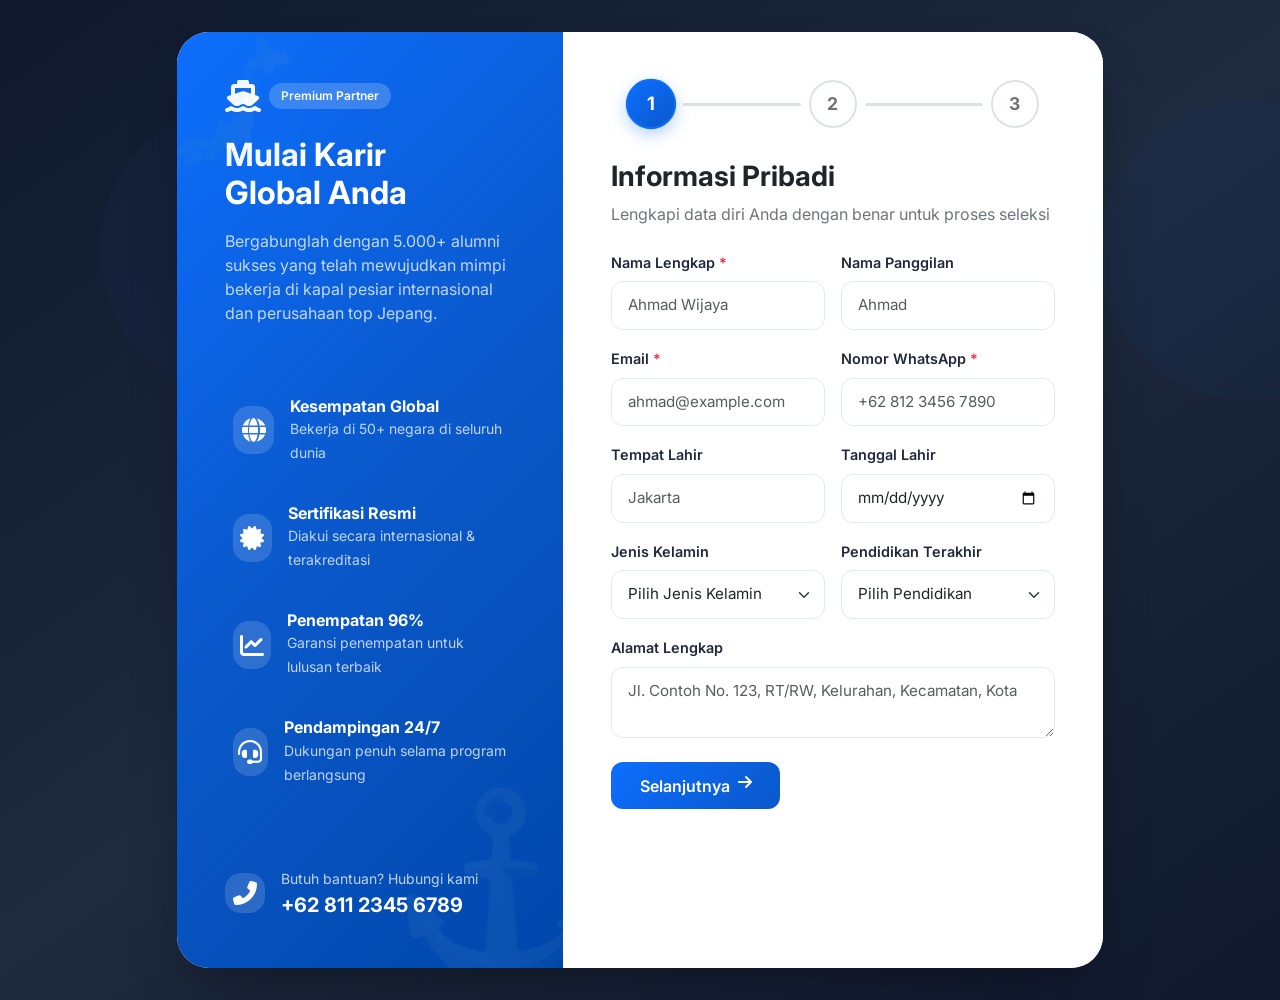
<file: register.html>
<!doctype html>
<html lang="id">
  <head>
    <meta charset="UTF-8" />
    <meta name="viewport" content="width=device-width, initial-scale=1.0, user-scalable=yes" />
    <meta name="description" content="Daftar sekarang untuk program karir global di Kapal Pesiar & Pelatihan Kerja Jepang" />
    <title>Pendaftaran | Samudra Nusantara - Karir Global</title>

    <!-- Bootstrap 5 CSS -->
    <link href="https://cdn.jsdelivr.net/npm/bootstrap@5.3.0-alpha1/dist/css/bootstrap.min.css" rel="stylesheet" />
    <!-- Bootstrap Icons -->
    <link rel="stylesheet" href="https://cdn.jsdelivr.net/npm/bootstrap-icons@1.11.3/font/bootstrap-icons.min.css" />
    <!-- Font Awesome 6 -->
    <link rel="stylesheet" href="https://cdnjs.cloudflare.com/ajax/libs/font-awesome/6.5.1/css/all.min.css" />
    <!-- Google Fonts -->
    <link href="https://fonts.googleapis.com/css2?family=Inter:opsz,wght@14..32,300;400;500;600;700;800&display=swap" rel="stylesheet" />
    <!-- AOS Animation -->
    <link href="https://unpkg.com/aos@2.3.1/dist/aos.css" rel="stylesheet" />

    <style>
      * {
        font-family: "Inter", sans-serif;
        margin: 0;
        padding: 0;
        box-sizing: border-box;
      }

      body {
        background: linear-gradient(145deg, #0f172a 0%, #1e293b 50%, #0f172a 100%);
        min-height: 100vh;
        padding: 2rem 0;
        position: relative;
        overflow-x: hidden;
      }

      body::before {
        content: "";
        position: absolute;
        top: 0;
        left: 0;
        right: 0;
        bottom: 0;
        background: url('data:image/svg+xml,<svg xmlns="http://www.w3.org/2000/svg" viewBox="0 0 200 200"><path fill="rgba(13,110,253,0.05)" d="M0 0h200v200H0z"/><circle cx="50" cy="50" r="30" fill="rgba(13,110,253,0.1)"/><circle cx="150" cy="150" r="40" fill="rgba(13,110,253,0.08)"/></svg>');
        background-repeat: repeat;
        opacity: 0.3;
        pointer-events: none;
      }

      .register-card {
        border: none;
        border-radius: 2rem;
        overflow: hidden;
        box-shadow: 0 30px 60px -20px rgba(0, 0, 0, 0.4);
        backdrop-filter: blur(10px);
        transition: transform 0.3s ease;
      }

      .register-card:hover {
        transform: translateY(-5px);
      }

      /* Left Side - Modern Gradient */
      .register-left {
        background: linear-gradient(135deg, #0d6efd 0%, #0a58ca 50%, #0047ab 100%);
        padding: 3rem;
        color: white;
        height: 100%;
        position: relative;
        overflow: hidden;
      }

      .register-left::before {
        content: "⚓";
        font-size: 180px;
        position: absolute;
        bottom: -50px;
        right: -50px;
        opacity: 0.08;
        pointer-events: none;
      }

      .register-left::after {
        content: "🗾";
        font-size: 140px;
        position: absolute;
        top: -30px;
        left: -40px;
        opacity: 0.06;
        pointer-events: none;
      }

      .register-right {
        padding: 3rem;
        background: rgba(255, 255, 255, 0.98);
        backdrop-filter: blur(10px);
      }

      /* Modern Benefits */
      .benefit-item {
        display: flex;
        align-items: center;
        gap: 1rem;
        margin-bottom: 1.5rem;
        padding: 0.5rem;
        border-radius: 1rem;
        transition: all 0.3s ease;
        position: relative;
        z-index: 1;
      }

      .benefit-item:hover {
        background: rgba(255, 255, 255, 0.1);
        transform: translateX(5px);
      }

      .benefit-icon {
        width: 48px;
        height: 48px;
        background: rgba(255, 255, 255, 0.15);
        border-radius: 1rem;
        display: flex;
        align-items: center;
        justify-content: center;
        font-size: 1.5rem;
        transition: all 0.3s ease;
      }

      .benefit-item:hover .benefit-icon {
        background: rgba(255, 255, 255, 0.25);
        transform: scale(1.05);
      }

      /* Form Styling */
      .form-control,
      .form-select {
        border: 1.5px solid #e2e8f0;
        border-radius: 0.75rem;
        padding: 0.75rem 1rem;
        transition: all 0.3s ease;
        font-size: 0.95rem;
      }

      .form-control:focus,
      .form-select:focus {
        border-color: #0d6efd;
        box-shadow: 0 0 0 4px rgba(13, 110, 253, 0.1);
        outline: none;
      }

      .form-label {
        font-weight: 600;
        font-size: 0.9rem;
        margin-bottom: 0.5rem;
        color: #1e293b;
      }

      /* Modern Button */
      .btn-register {
        background: linear-gradient(135deg, #0d6efd, #0a58ca);
        border: none;
        border-radius: 0.75rem;
        padding: 0.875rem;
        font-weight: 600;
        font-size: 1rem;
        transition: all 0.3s ease;
        color: white;
        width: 100%;
      }

      .btn-register:hover {
        transform: translateY(-2px);
        box-shadow: 0 10px 25px -5px rgba(13, 110, 253, 0.4);
      }

      /* Step Indicator Modern */
      .step-indicator {
        display: flex;
        align-items: center;
        justify-content: space-between;
        margin-bottom: 2rem;
        position: relative;
        padding: 0 1rem;
      }

      .step {
        width: 48px;
        height: 48px;
        background: white;
        border: 2px solid #dee2e6;
        border-radius: 50%;
        display: flex;
        align-items: center;
        justify-content: center;
        font-weight: 700;
        color: #6c757d;
        position: relative;
        z-index: 2;
        background: white;
        transition: all 0.3s ease;
        font-size: 1.1rem;
      }

      .step.active {
        background: linear-gradient(135deg, #0d6efd, #0a58ca);
        border-color: #0d6efd;
        color: white;
        box-shadow: 0 5px 15px rgba(13, 110, 253, 0.3);
        transform: scale(1.05);
      }

      .step.completed {
        background: #198754;
        border-color: #198754;
        color: white;
      }

      .step-line {
        flex: 1;
        height: 3px;
        background: #dee2e6;
        margin: 0 0.5rem;
        position: relative;
        z-index: 1;
        border-radius: 3px;
        transition: all 0.3s ease;
      }

      .step-line.active {
        background: linear-gradient(90deg, #0d6efd, #0a58ca);
      }

      /* Form Step Animation */
      .form-step {
        display: none;
        animation: fadeInUp 0.5s ease;
      }

      .form-step.active-step {
        display: block;
      }

      @keyframes fadeInUp {
        from {
          opacity: 0;
          transform: translateY(20px);
        }
        to {
          opacity: 1;
          transform: translateY(0);
        }
      }

      /* Program Card Modern */
      .program-card {
        cursor: pointer;
        transition: all 0.3s cubic-bezier(0.4, 0, 0.2, 1);
        border: 2px solid #e2e8f0;
        border-radius: 1rem;
        overflow: hidden;
      }

      .program-card:hover {
        transform: translateY(-5px);
        box-shadow: 0 15px 35px rgba(0, 0, 0, 0.1);
      }

      .program-card.selected {
        border-color: #0d6efd;
        background: linear-gradient(135deg, #f0f9ff, #e0f2fe);
        box-shadow: 0 10px 25px -5px rgba(13, 110, 253, 0.2);
      }

      /* Password Strength */
      .password-strength {
        height: 5px;
        background: #e2e8f0;
        border-radius: 3px;
        margin-top: 0.75rem;
        overflow: hidden;
      }

      .password-strength-bar {
        height: 100%;
        border-radius: 3px;
        transition:
          width 0.3s ease,
          background-color 0.3s ease;
      }

      /* Alert Modern */
      .alert-custom {
        border-radius: 1rem;
        border: none;
        background: linear-gradient(135deg, #f0f9ff, #e0f2fe);
        padding: 1rem;
      }

      /* Navigation Buttons */
      .btn-nav {
        border-radius: 0.75rem;
        padding: 0.7rem 1.8rem;
        font-weight: 600;
        transition: all 0.3s ease;
      }

      .btn-nav-prev {
        border: 1.5px solid #cbd5e1;
        background: white;
        color: #475569;
      }

      .btn-nav-prev:hover {
        border-color: #0d6efd;
        color: #0d6efd;
        transform: translateX(-3px);
      }

      .btn-nav-next {
        background: linear-gradient(135deg, #0d6efd, #0a58ca);
        border: none;
        color: white;
      }

      .btn-nav-next:hover {
        transform: translateX(3px);
        box-shadow: 0 5px 15px rgba(13, 110, 253, 0.3);
      }

      /* Responsive */
      @media (max-width: 768px) {
        body {
          padding: 1rem;
        }

        .register-left {
          padding: 2rem;
          text-align: center;
        }

        .register-right {
          padding: 1.5rem;
        }

        .benefit-item {
          justify-content: center;
        }

        .step {
          width: 40px;
          height: 40px;
          font-size: 0.9rem;
        }

        .btn-nav {
          padding: 0.5rem 1.2rem;
          font-size: 0.9rem;
        }
      }

      /* Floating Label Effect */
      .floating-label-group {
        position: relative;
      }

      /* Custom Scrollbar */
      ::-webkit-scrollbar {
        width: 8px;
      }

      ::-webkit-scrollbar-track {
        background: #f1f5f9;
      }

      ::-webkit-scrollbar-thumb {
        background: linear-gradient(135deg, #0d6efd, #0a58ca);
        border-radius: 4px;
      }

      /* Badge */
      .badge-custom {
        background: rgba(13, 110, 253, 0.1);
        color: #0d6efd;
        padding: 0.25rem 0.75rem;
        border-radius: 20px;
        font-size: 0.75rem;
        font-weight: 600;
      }
    </style>
  </head>
  <body>
    <div class="container">
      <div class="row justify-content-center align-items-center min-vh-100">
        <div class="col-lg-11 col-xl-10" data-aos="fade-up" data-aos-duration="1000">
          <div class="card register-card">
            <div class="row g-0">
              <!-- Left Side - Info & Benefits -->
              <div class="col-lg-5 register-left">
                <div class="d-flex flex-column h-100">
                  <div class="mb-4" data-aos="fade-right" data-aos-delay="200">
                    <div class="d-flex align-items-center gap-2 mb-4">
                      <i class="fas fa-ship fa-2x"></i>
                      <span class="badge-custom" style="background: rgba(255, 255, 255, 0.2); color: white">Premium Partner</span>
                    </div>
                    <h2 class="fw-bold mb-3" style="font-size: 2rem">Mulai Karir<br />Global Anda</h2>
                    <p class="opacity-75">Bergabunglah dengan 5.000+ alumni sukses yang telah mewujudkan mimpi bekerja di kapal pesiar internasional dan perusahaan top Jepang.</p>
                  </div>

                  <div class="my-4" data-aos="fade-right" data-aos-delay="300">
                    <div class="benefit-item">
                      <div class="benefit-icon">
                        <i class="fas fa-globe"></i>
                      </div>
                      <div>
                        <h6 class="fw-bold mb-0">Kesempatan Global</h6>
                        <small class="opacity-75">Bekerja di 50+ negara di seluruh dunia</small>
                      </div>
                    </div>

                    <div class="benefit-item">
                      <div class="benefit-icon">
                        <i class="fas fa-certificate"></i>
                      </div>
                      <div>
                        <h6 class="fw-bold mb-0">Sertifikasi Resmi</h6>
                        <small class="opacity-75">Diakui secara internasional & terakreditasi</small>
                      </div>
                    </div>

                    <div class="benefit-item">
                      <div class="benefit-icon">
                        <i class="fas fa-chart-line"></i>
                      </div>
                      <div>
                        <h6 class="fw-bold mb-0">Penempatan 96%</h6>
                        <small class="opacity-75">Garansi penempatan untuk lulusan terbaik</small>
                      </div>
                    </div>

                    <div class="benefit-item">
                      <div class="benefit-icon">
                        <i class="fas fa-headset"></i>
                      </div>
                      <div>
                        <h6 class="fw-bold mb-0">Pendampingan 24/7</h6>
                        <small class="opacity-75">Dukungan penuh selama program berlangsung</small>
                      </div>
                    </div>
                  </div>

                  <div class="mt-auto pt-4" data-aos="fade-up" data-aos-delay="400">
                    <div class="d-flex gap-3 align-items-center">
                      <div class="benefit-icon" style="width: 40px; height: 40px">
                        <i class="fas fa-phone-alt"></i>
                      </div>
                      <div>
                        <small class="opacity-75">Butuh bantuan? Hubungi kami</small><br />
                        <strong class="fs-5">+62 811 2345 6789</strong>
                      </div>
                    </div>
                  </div>
                </div>
              </div>

              <!-- Right Side - Registration Form -->
              <div class="col-lg-7 register-right">
                <div class="step-indicator" data-aos="fade-down" data-aos-delay="100">
                  <div class="step active" id="step1-indicator">1</div>
                  <div class="step-line" id="line1"></div>
                  <div class="step" id="step2-indicator">2</div>
                  <div class="step-line" id="line2"></div>
                  <div class="step" id="step3-indicator">3</div>
                </div>

                <form id="registerForm" action="#" method="POST">
                  <!-- Step 1: Personal Information -->
                  <div class="form-step active-step" id="step1">
                    <h3 class="fw-bold mb-2">Informasi Pribadi</h3>
                    <p class="text-secondary mb-4">Lengkapi data diri Anda dengan benar untuk proses seleksi</p>

                    <div class="row g-3">
                      <div class="col-md-6">
                        <label class="form-label">Nama Lengkap <span class="text-danger">*</span></label>
                        <input type="text" class="form-control" id="fullname" placeholder="Ahmad Wijaya" required />
                      </div>
                      <div class="col-md-6">
                        <label class="form-label">Nama Panggilan</label>
                        <input type="text" class="form-control" id="nickname" placeholder="Ahmad" />
                      </div>
                      <div class="col-md-6">
                        <label class="form-label">Email <span class="text-danger">*</span></label>
                        <input type="email" class="form-control" id="email" placeholder="ahmad@example.com" required />
                      </div>
                      <div class="col-md-6">
                        <label class="form-label">Nomor WhatsApp <span class="text-danger">*</span></label>
                        <input type="tel" class="form-control" id="whatsapp" placeholder="+62 812 3456 7890" required />
                      </div>
                      <div class="col-md-6">
                        <label class="form-label">Tempat Lahir</label>
                        <input type="text" class="form-control" id="birthplace" placeholder="Jakarta" />
                      </div>
                      <div class="col-md-6">
                        <label class="form-label">Tanggal Lahir</label>
                        <input type="date" class="form-control" id="birthdate" />
                      </div>
                      <div class="col-md-6">
                        <label class="form-label">Jenis Kelamin</label>
                        <select class="form-select" id="gender">
                          <option selected disabled>Pilih Jenis Kelamin</option>
                          <option>Laki-laki</option>
                          <option>Perempuan</option>
                        </select>
                      </div>
                      <div class="col-md-6">
                        <label class="form-label">Pendidikan Terakhir</label>
                        <select class="form-select" id="education">
                          <option selected disabled>Pilih Pendidikan</option>
                          <option>SMA/SMK Sederajat</option>
                          <option>D3</option>
                          <option>S1</option>
                          <option>S2</option>
                        </select>
                      </div>
                      <div class="col-12">
                        <label class="form-label">Alamat Lengkap</label>
                        <textarea class="form-control" id="address" rows="2" placeholder="Jl. Contoh No. 123, RT/RW, Kelurahan, Kecamatan, Kota"></textarea>
                      </div>
                    </div>
                  </div>

                  <!-- Step 2: Program Selection -->
                  <div class="form-step" id="step2">
                    <h3 class="fw-bold mb-2">Pilih Program Unggulan</h3>
                    <p class="text-secondary mb-4">Pilih program yang sesuai dengan passion dan tujuan karir Anda</p>

                    <div class="mb-4">
                      <label class="form-label">Program yang diminati <span class="text-danger">*</span></label>
                      <div class="row g-3">
                        <div class="col-md-6">
                          <div class="card program-card" data-program="cruise">
                            <div class="card-body text-center p-4">
                              <div class="mb-3">
                                <i class="fas fa-ship fa-3x text-primary"></i>
                              </div>
                              <h6 class="fw-bold mb-2">Sekolah Kapal Pesiar</h6>
                              <small class="text-secondary">Pelatihan 3 bulan + Sertifikasi STCW</small>
                              <div class="mt-2">
                                <span class="badge-custom">Kuota Terbatas</span>
                              </div>
                            </div>
                          </div>
                        </div>
                        <div class="col-md-6">
                          <div class="card program-card" data-program="japan">
                            <div class="card-body text-center p-4">
                              <div class="mb-3">
                                <i class="fas fa-building fa-3x text-primary"></i>
                              </div>
                              <h6 class="fw-bold mb-2">Pelatihan Kerja Jepang</h6>
                              <small class="text-secondary">SSW & Magang Teknikal</small>
                              <div class="mt-2">
                                <span class="badge-custom">Early Bird</span>
                              </div>
                            </div>
                          </div>
                        </div>
                      </div>
                      <input type="hidden" id="selectedProgram" value="" />
                    </div>

                    <div class="mb-4" id="cruiseFields" style="display: none">
                      <label class="form-label">Posisi yang diminati</label>
                      <select class="form-select" id="cruisePosition">
                        <option selected disabled>Pilih Posisi</option>
                        <option>Housekeeping</option>
                        <option>Food & Beverage Service</option>
                        <option>Front Office/Guest Service</option>
                        <option>Galley/Cook</option>
                        <option>Bar & Beverage</option>
                        <option>Recreation/Activity Staff</option>
                      </select>
                    </div>

                    <div class="mb-4" id="japanFields" style="display: none">
                      <label class="form-label">Bidang Pekerjaan di Jepang</label>
                      <select class="form-select" id="japanField">
                        <option selected disabled>Pilih Bidang</option>
                        <option>Perhotelan (Hotel & Restoran)</option>
                        <option>Manufaktur</option>
                        <option>Perawatan Lansia (Kaigo)</option>
                        <option>Konstruksi</option>
                        <option>Pertanian & Perikanan</option>
                        <option>IT & Teknologi</option>
                      </select>
                    </div>

                    <div class="mb-4">
                      <label class="form-label">Bagaimana Anda mengetahui kami?</label>
                      <select class="form-select" id="source">
                        <option selected disabled>Pilih Sumber Informasi</option>
                        <option>Instagram</option>
                        <option>Facebook</option>
                        <option>TikTok</option>
                        <option>YouTube</option>
                        <option>Rekomendasi Teman/Keluarga</option>
                        <option>Google Search</option>
                        <option>Job Fair</option>
                        <option>Lainnya</option>
                      </select>
                    </div>
                  </div>

                  <!-- Step 3: Account & Submit -->
                  <div class="form-step" id="step3">
                    <h3 class="fw-bold mb-2">Buat Akun & Selesaikan</h3>
                    <p class="text-secondary mb-4">Lindungi akun Anda dengan password yang kuat</p>

                    <div class="mb-3">
                      <label class="form-label">Username <span class="text-danger">*</span></label>
                      <div class="input-group">
                        <span class="input-group-text bg-light border-end-0"><i class="fas fa-user"></i></span>
                        <input type="text" class="form-control border-start-0" id="username" placeholder="pilih username unik" required />
                      </div>
                    </div>

                    <div class="mb-3">
                      <label class="form-label">Password <span class="text-danger">*</span></label>
                      <div class="input-group">
                        <span class="input-group-text bg-light border-end-0"><i class="fas fa-lock"></i></span>
                        <input type="password" class="form-control border-start-0" id="password" placeholder="buat password kuat" required />
                        <button class="btn btn-outline-secondary" type="button" id="togglePassword">
                          <i class="fas fa-eye"></i>
                        </button>
                      </div>
                      <div class="password-strength mt-2">
                        <div class="password-strength-bar" id="passwordStrength" style="width: 0%"></div>
                      </div>
                      <small class="text-secondary">Minimal 8 karakter, kombinasi huruf besar, huruf kecil, dan angka</small>
                    </div>

                    <div class="mb-4">
                      <label class="form-label">Konfirmasi Password <span class="text-danger">*</span></label>
                      <div class="input-group">
                        <span class="input-group-text bg-light border-end-0"><i class="fas fa-lock"></i></span>
                        <input type="password" class="form-control border-start-0" id="confirmPassword" placeholder="konfirmasi password" required />
                      </div>
                      <div id="passwordMatch" class="small mt-1"></div>
                    </div>

                    <div class="alert alert-custom">
                      <div class="d-flex gap-3">
                        <i class="fas fa-shield-alt fs-4 text-primary"></i>
                        <div>
                          <strong class="d-block mb-1">Data Anda 100% Aman</strong>
                          <small>Kami menjaga kerahasiaan data Anda dan tidak akan membagikannya ke pihak ketiga tanpa izin Anda. Terenkripsi dengan teknologi SSL.</small>
                        </div>
                      </div>
                    </div>

                    <div class="form-check mb-4">
                      <input class="form-check-input" type="checkbox" id="terms" required />
                      <label class="form-check-label" for="terms">
                        Saya menyetujui <a href="#" class="text-primary text-decoration-none">Syarat & Ketentuan</a> dan <a href="#" class="text-primary text-decoration-none">Kebijakan Privasi</a>
                      </label>
                    </div>
                  </div>

                  <!-- Navigation Buttons -->
                  <div class="d-flex justify-content-between mt-4">
                    <button type="button" class="btn btn-nav btn-nav-prev" id="prevBtn" style="display: none"><i class="fas fa-arrow-left me-2"></i>Kembali</button>
                    <button type="button" class="btn btn-nav btn-nav-next" id="nextBtn">Selanjutnya <i class="fas fa-arrow-right ms-2"></i></button>
                    <button type="submit" class="btn btn-register" id="submitBtn" style="display: none"><i class="fas fa-paper-plane me-2"></i>Daftar Sekarang</button>
                  </div>
                </form>
              </div>
            </div>
          </div>
        </div>
      </div>
    </div>

    <!-- Modern Success Modal -->
    <div class="modal fade" id="successModal" tabindex="-1" aria-hidden="true">
      <div class="modal-dialog modal-dialog-centered">
        <div class="modal-content border-0 rounded-4 text-center p-4" style="background: linear-gradient(135deg, #fff, #f8fafc)">
          <div class="modal-body">
            <div class="mb-3">
              <div class="mx-auto" style="width: 80px; height: 80px; background: linear-gradient(135deg, #198754, #0d6efd); border-radius: 50%; display: flex; align-items: center; justify-content: center">
                <i class="fas fa-check-circle text-white" style="font-size: 3rem"></i>
              </div>
            </div>
            <h4 class="fw-bold mb-2">Pendaftaran Berhasil!</h4>
            <p class="text-secondary mb-3">Terima kasih telah mendaftar di Samudra Nusantara.</p>
            <div class="alert alert-success bg-opacity-10 border-0 rounded-3">
              <small>Tim konselor kami akan segera menghubungi Anda dalam 1x24 jam melalui WhatsApp.</small>
            </div>
            <button class="btn btn-register px-4" data-bs-dismiss="modal"><i class="fas fa-home me-2"></i>Kembali ke Beranda</button>
          </div>
        </div>
      </div>
    </div>

    <script src="https://cdn.jsdelivr.net/npm/bootstrap@5.3.0-alpha1/dist/js/bootstrap.bundle.min.js"></script>
    <script src="https://unpkg.com/aos@2.3.1/dist/aos.js"></script>
    <script>
      AOS.init({
        once: true,
        duration: 800,
      });

      // Multi-step form
      let currentStep = 1;
      const totalSteps = 3;

      const step1 = document.getElementById("step1");
      const step2 = document.getElementById("step2");
      const step3 = document.getElementById("step3");
      const prevBtn = document.getElementById("prevBtn");
      const nextBtn = document.getElementById("nextBtn");
      const submitBtn = document.getElementById("submitBtn");

      function updateSteps() {
        step1.classList.remove("active-step");
        step2.classList.remove("active-step");
        step3.classList.remove("active-step");

        if (currentStep === 1) {
          step1.classList.add("active-step");
          prevBtn.style.display = "none";
          nextBtn.style.display = "inline-flex";
          submitBtn.style.display = "none";
        } else if (currentStep === 2) {
          step2.classList.add("active-step");
          prevBtn.style.display = "inline-flex";
          nextBtn.style.display = "inline-flex";
          submitBtn.style.display = "none";
        } else if (currentStep === 3) {
          step3.classList.add("active-step");
          prevBtn.style.display = "inline-flex";
          nextBtn.style.display = "none";
          submitBtn.style.display = "inline-flex";
        }

        for (let i = 1; i <= totalSteps; i++) {
          const stepIndicator = document.getElementById(`step${i}-indicator`);
          const line = document.getElementById(`line${i - 1}`);

          if (i < currentStep) {
            stepIndicator.classList.remove("active");
            stepIndicator.classList.add("completed");
            if (line) line.classList.add("active");
          } else if (i === currentStep) {
            stepIndicator.classList.add("active");
            stepIndicator.classList.remove("completed");
            if (line) line.classList.remove("active");
          } else {
            stepIndicator.classList.remove("active", "completed");
            if (line) line.classList.remove("active");
          }
        }
      }

      function validateStep1() {
        const fullname = document.getElementById("fullname").value.trim();
        const email = document.getElementById("email").value.trim();
        const whatsapp = document.getElementById("whatsapp").value.trim();

        if (!fullname) {
          alert("⚠️ Mohon isi nama lengkap Anda");
          document.getElementById("fullname").focus();
          return false;
        }
        if (!email) {
          alert("⚠️ Mohon isi alamat email");
          document.getElementById("email").focus();
          return false;
        }
        if (!email.includes("@") || !email.includes(".")) {
          alert("⚠️ Mohon isi email yang valid (contoh: nama@domain.com)");
          document.getElementById("email").focus();
          return false;
        }
        if (!whatsapp) {
          alert("⚠️ Mohon isi nomor WhatsApp untuk memudahkan komunikasi");
          document.getElementById("whatsapp").focus();
          return false;
        }
        return true;
      }

      function validateStep2() {
        const selectedProgram = document.getElementById("selectedProgram").value;
        if (!selectedProgram) {
          alert("⚠️ Mohon pilih program yang diminati");
          return false;
        }
        return true;
      }

      function validateStep3() {
        const username = document.getElementById("username").value.trim();
        const password = document.getElementById("password").value;
        const confirmPassword = document.getElementById("confirmPassword").value;
        const terms = document.getElementById("terms").checked;

        if (!username) {
          alert("⚠️ Mohon isi username");
          document.getElementById("username").focus();
          return false;
        }
        if (username.length < 3) {
          alert("⚠️ Username minimal 3 karakter");
          document.getElementById("username").focus();
          return false;
        }
        if (!password || password.length < 8) {
          alert("⚠️ Password minimal 8 karakter");
          document.getElementById("password").focus();
          return false;
        }
        if (password !== confirmPassword) {
          alert("⚠️ Password dan konfirmasi password tidak cocok");
          document.getElementById("confirmPassword").focus();
          return false;
        }
        if (!terms) {
          alert("⚠️ Mohon setujui Syarat & Ketentuan");
          return false;
        }
        return true;
      }

      nextBtn.addEventListener("click", () => {
        if (currentStep === 1 && validateStep1()) {
          currentStep++;
          updateSteps();
        } else if (currentStep === 2 && validateStep2()) {
          currentStep++;
          updateSteps();
        }
      });

      prevBtn.addEventListener("click", () => {
        if (currentStep > 1) {
          currentStep--;
          updateSteps();
        }
      });

      // Program selection cards
      const programCards = document.querySelectorAll(".program-card");
      programCards.forEach((card) => {
        card.addEventListener("click", () => {
          programCards.forEach((c) => {
            c.classList.remove("selected");
          });
          card.classList.add("selected");

          const program = card.getAttribute("data-program");
          document.getElementById("selectedProgram").value = program;

          if (program === "cruise") {
            document.getElementById("cruiseFields").style.display = "block";
            document.getElementById("japanFields").style.display = "none";
          } else if (program === "japan") {
            document.getElementById("cruiseFields").style.display = "none";
            document.getElementById("japanFields").style.display = "block";
          }
        });
      });

      // Password strength checker
      const passwordInput = document.getElementById("password");
      const strengthBar = document.getElementById("passwordStrength");

      passwordInput.addEventListener("input", () => {
        const password = passwordInput.value;
        let strength = 0;

        if (password.length >= 8) strength += 25;
        if (password.match(/[a-z]/)) strength += 25;
        if (password.match(/[A-Z]/)) strength += 25;
        if (password.match(/[0-9]/)) strength += 25;

        strengthBar.style.width = strength + "%";

        if (strength < 50) {
          strengthBar.style.backgroundColor = "#dc3545";
        } else if (strength < 75) {
          strengthBar.style.backgroundColor = "#ffc107";
        } else {
          strengthBar.style.backgroundColor = "#198754";
        }
      });

      // Password match checker
      const confirmPasswordInput = document.getElementById("confirmPassword");
      const passwordMatchMsg = document.getElementById("passwordMatch");

      function checkPasswordMatch() {
        const password = passwordInput.value;
        const confirm = confirmPasswordInput.value;

        if (confirm === "") {
          passwordMatchMsg.innerHTML = "";
        } else if (password === confirm) {
          passwordMatchMsg.innerHTML = '<i class="fas fa-check-circle text-success"></i> Password cocok';
          passwordMatchMsg.style.color = "#198754";
        } else {
          passwordMatchMsg.innerHTML = '<i class="fas fa-times-circle text-danger"></i> Password tidak cocok';
          passwordMatchMsg.style.color = "#dc3545";
        }
      }

      passwordInput.addEventListener("input", checkPasswordMatch);
      confirmPasswordInput.addEventListener("input", checkPasswordMatch);

      // Toggle password visibility
      const togglePassword = document.getElementById("togglePassword");
      togglePassword.addEventListener("click", () => {
        const type = passwordInput.getAttribute("type") === "password" ? "text" : "password";
        passwordInput.setAttribute("type", type);
        togglePassword.innerHTML = type === "password" ? '<i class="fas fa-eye"></i>' : '<i class="fas fa-eye-slash"></i>';
      });

      // Form submission
      const form = document.getElementById("registerForm");
      const successModal = new bootstrap.Modal(document.getElementById("successModal"));

      form.addEventListener("submit", (e) => {
        e.preventDefault();
        if (validateStep3()) {
          const formData = {
            fullname: document.getElementById("fullname").value,
            email: document.getElementById("email").value,
            whatsapp: document.getElementById("whatsapp").value,
            program: document.getElementById("selectedProgram").value,
            username: document.getElementById("username").value,
            registeredAt: new Date().toISOString(),
          };

          console.log("Form submitted:", formData);

          // You can send data to server here
          // fetch('/api/register', { method: 'POST', body: JSON.stringify(formData), headers: {'Content-Type': 'application/json'} })

          successModal.show();

          document.getElementById("successModal").addEventListener("hidden.bs.modal", () => {
            window.location.href = "index.html";
          });
        }
      });

      updateSteps();
    </script>
  </body>
</html>
</file>
<file: css/style.css>
/* ========== ROOT & GLOBAL ========== */
:root {
  --primary: #0d6efd;
  --primary-dark: #0a58ca;
  --primary-glow: rgba(13, 110, 253, 0.2);
  --dark-navy: #0a2540;
  --gray-soft: #f8fafc;
  --text-dark: #1e2f3f;
  --text-muted: #5b6f82;
  --transition: all 0.3s cubic-bezier(0.25, 0.46, 0.45, 0.94);
}

* {
  margin: 0;
  padding: 0;
  box-sizing: border-box;
  font-family: "Inter", sans-serif;
}

body {
  background-color: #ffffff;
  scroll-behavior: smooth;
  overflow-x: hidden;
}

/* ========== CUSTOM SCROLLBAR ========== */
::-webkit-scrollbar {
  width: 8px;
}
::-webkit-scrollbar-track {
  background: #eef2ff;
}
::-webkit-scrollbar-thumb {
  background: var(--primary);
  border-radius: 12px;
}

/* ========== LOGO STYLING ========== */
.navbar-brand-wrapper {
  display: flex;
  align-items: center;
  gap: 12px;
  text-decoration: none;
}

.navbar-logo {
  width: 48px;
  height: 48px;
  border-radius: 50%;
  object-fit: cover;
  box-shadow: 0 4px 10px rgba(0, 0, 0, 0.1);
  transition: transform 0.2s ease;
}

.navbar-logo:hover {
  transform: scale(1.02);
}

.navbar-brand-text {
  font-weight: 800;
  font-size: 1.6rem;
  letter-spacing: -0.02em;
  background: linear-gradient(135deg, #0a2540, #0d6efd);
  -webkit-background-clip: text;
  background-clip: text;
  color: transparent;
  line-height: 1.2;
}

@media (max-width: 768px) {
  .navbar-brand-text {
    font-size: 1.2rem;
  }
  .navbar-logo {
    width: 38px;
    height: 38px;
  }
}

/* ========== NAVBAR MODERN ========== */
.navbar {
  transition: all 0.3s ease;
  background-color: transparent;
  padding-top: 1.2rem;
  padding-bottom: 1.2rem;
}

.navbar.scrolled {
  background-color: rgba(255, 255, 255, 0.97);
  box-shadow: 0 8px 24px rgba(0, 0, 0, 0.05);
  backdrop-filter: blur(2px);
  padding-top: 0.7rem;
  padding-bottom: 0.7rem;
}

.nav-link {
  font-weight: 600;
  color: #1e2f3f !important;
  margin: 0 0.5rem;
  transition: 0.2s;
}

.nav-link:hover,
.nav-link.active {
  color: #0d6efd !important;
}

/* ========== BUTTONS ========== */
.btn-outline-custom {
  border: 2px solid #0d6efd;
  background: transparent;
  color: #0d6efd;
  font-weight: 600;
  border-radius: 40px;
  padding: 0.5rem 1.6rem;
  transition: 0.25s;
}

.btn-outline-custom:hover {
  background: #0d6efd;
  color: white;
}

.btn-primary-custom {
  background: linear-gradient(135deg, #0d6efd, #0a58ca);
  border: none;
  border-radius: 40px;
  padding: 0.7rem 2rem;
  font-weight: 600;
  transition: 0.2s;
  box-shadow: 0 4px 12px rgba(13, 110, 253, 0.25);
}

.btn-primary-custom:hover {
  transform: translateY(-2px);
  box-shadow: 0 10px 22px rgba(13, 110, 253, 0.35);
  background: #0b5ed7;
}

.btn-primary-custom.btn-lg {
  padding: 0.9rem 2.2rem;
  font-size: 1.1rem;
}

/* ========== HERO SECTION ========== */
.hero-cruise {
  background: radial-gradient(circle at 10% 30%, #f0f4fe, #ffffff);
  padding: 8rem 0 5rem;
  position: relative;
  overflow: hidden;
}

.hero-cruise::before {
  content: "⚓";
  font-size: 220px;
  position: absolute;
  bottom: -30px;
  right: -40px;
  opacity: 0.04;
  pointer-events: none;
}

/* ========== PAGE HEADER ========== */
.page-header {
  background: linear-gradient(105deg, #eef2ff 0%, #ffffff 70%);
  padding: 9rem 0 4rem;
  margin-bottom: 1rem;
}

/* ========== SECTION TITLES ========== */
.section-title {
  font-weight: 800;
  font-size: 2.6rem;
  letter-spacing: -0.02em;
  background: linear-gradient(135deg, #0a2540, #1e3a5f);
  -webkit-background-clip: text;
  background-clip: text;
  color: transparent;
  margin-bottom: 1rem;
}

.section-sub {
  color: #5b6f82;
  font-size: 1.1rem;
  max-width: 700px;
  margin: 0 auto;
}

/* ========== STATS NUMBER ========== */
.stat-number {
  font-size: 3rem;
  font-weight: 800;
  background: linear-gradient(145deg, var(--primary), #0b5ed7);
  -webkit-background-clip: text;
  background-clip: text;
  color: transparent;
  line-height: 1.1;
}

/* ========== SERVICE CARDS ========== */
.card-service {
  border: none;
  border-radius: 2rem;
  background: white;
  padding: 2rem;
  transition: var(--transition);
  box-shadow: 0 15px 35px rgba(0, 0, 0, 0.03);
  height: 100%;
  backdrop-filter: blur(2px);
  border: 1px solid rgba(13, 110, 253, 0.08);
}

.card-service:hover {
  transform: translateY(-10px);
  box-shadow: 0 30px 45px rgba(0, 0, 0, 0.08);
  border-color: rgba(13, 110, 253, 0.2);
}

.service-main-card {
  border: none;
  border-radius: 2rem;
  background: white;
  padding: 2rem;
  transition: 0.3s;
  box-shadow: 0 12px 30px rgba(0, 0, 0, 0.05);
  height: 100%;
}

.service-main-card:hover {
  transform: translateY(-8px);
  box-shadow: 0 25px 40px rgba(0, 0, 0, 0.1);
}

.icon-blue {
  font-size: 2.2rem;
  background: linear-gradient(145deg, #eef4ff, #e0eaff);
  width: 70px;
  height: 70px;
  display: flex;
  align-items: center;
  justify-content: center;
  border-radius: 28px;
  margin-bottom: 1.4rem;
  color: var(--primary);
}

.icon-lg {
  font-size: 2.8rem;
  background: #eef4ff;
  width: 85px;
  height: 85px;
  display: flex;
  align-items: center;
  justify-content: center;
  border-radius: 28px;
  margin-bottom: 1.5rem;
  color: #0d6efd;
}

/* ========== FEATURE LIST ========== */
.feature-list {
  list-style: none;
  padding-left: 0;
}

.feature-list li {
  margin-bottom: 0.75rem;
  display: flex;
  align-items: center;
  gap: 0.75rem;
}

.feature-list li i {
  color: #0d6efd;
  font-size: 1.2rem;
}

/* ========== INFO BADGE & PRICE ========== */
.info-badge {
  background: #eef4ff;
  color: #0d6efd;
  padding: 0.4rem 1rem;
  border-radius: 40px;
  font-weight: 600;
  font-size: 0.85rem;
  display: inline-block;
}

.price-block {
  font-size: 1.8rem;
  font-weight: 800;
  color: #0a2540;
}

/* ========== DETAIL CARD ========== */
.detail-card {
  background: #f8fafc;
  border-radius: 1.2rem;
  padding: 1.2rem;
  transition: 0.2s;
  height: 100%;
  border-left: 3px solid #0d6efd;
}

/* ========== STEP CIRCLE ========== */
.step-circle {
  width: 60px;
  height: 60px;
  background: linear-gradient(135deg, var(--primary), var(--primary-dark));
  color: white;
  font-weight: 800;
  font-size: 1.7rem;
  border-radius: 100px;
  display: flex;
  align-items: center;
  justify-content: center;
  margin: 0 auto 1rem;
  box-shadow: 0 10px 20px rgba(13, 110, 253, 0.2);
}

/* ========== TESTIMONIAL CARDS ========== */
.testimonial-card {
  background: #ffffff;
  border-radius: 2rem;
  padding: 2rem;
  box-shadow: 0 18px 30px rgba(0, 0, 0, 0.03);
  transition: var(--transition);
  border: 1px solid rgba(0, 0, 0, 0.02);
}

.testimonial-card:hover {
  transform: scale(1.01);
  box-shadow: 0 25px 40px rgba(0, 0, 0, 0.05);
}

/* ========== CTA BANNER ========== */
.cta-banner {
  background: linear-gradient(115deg, #0d6efd, #0a58ca, #0047ab);
  border-radius: 2rem;
  padding: 3.5rem 2rem;
  text-align: center;
  box-shadow: 0 25px 40px rgba(13, 110, 253, 0.25);
}

.btn-cta {
  background: white;
  color: var(--primary-dark);
  font-weight: 800;
  padding: 0.9rem 2.8rem;
  border-radius: 60px;
  transition: var(--transition);
  text-decoration: none;
  display: inline-block;
  font-size: 1.1rem;
  box-shadow: 0 4px 12px rgba(0, 0, 0, 0.1);
}

.btn-cta:hover {
  transform: translateY(-3px);
  box-shadow: 0 15px 28px rgba(0, 0, 0, 0.15);
  background: #f8fafc;
}

/* ========== FOOTER ========== */
.footer {
  background-color: #0a2540;
  color: #cddfe7;
  border-top-left-radius: 2rem;
  border-top-right-radius: 2rem;
}

/* ========== FAQ SECTION ========== */
.faq-item {
  border-bottom: 1px solid #e2e8f0;
  padding: 1rem 0;
  cursor: pointer;
  transition: 0.2s;
}

.faq-question {
  font-weight: 800;
  color: #0a2540;
  display: flex;
  justify-content: space-between;
  align-items: center;
}

.faq-answer {
  max-height: 0;
  overflow: hidden;
  transition: max-height 0.4s ease;
  color: var(--text-muted);
}

.faq-item.active .faq-answer {
  max-height: 200px;
  margin-top: 0.8rem;
}

/* ========== CRUISE IMAGE CONTAINER ========== */
.cruise-img-container {
  width: 100%;
  max-width: 650px;
  height: auto;
  margin: 0 auto;
  border-radius: 2rem;
  overflow: hidden;
  box-shadow: 0 20px 35px rgba(0, 0, 0, 0.1);
  transition: transform 0.3s ease;
}

.cruise-img-container:hover {
  transform: scale(1.02);
}

.cruise-img-container img {
  width: 100%;
  height: auto;
  display: block;
  object-fit: cover;
}

/* ========== MITRA CARD ========== */
.mitra-card {
  height: 120px;
  display: flex;
  align-items: center;
  justify-content: center;
  padding: 1rem;
}

.mitra-card img {
  max-height: 70px;
  width: auto;
  max-width: 100%;
  object-fit: contain;
}

/* ========== RESPONSIVE ========== */
@media (max-width: 768px) {
  .hero-cruise {
    padding: 6rem 0 3rem;
    text-align: center;
  }

  .page-header {
    text-align: center;
    padding: 7rem 0 3rem;
  }

  .section-title {
    font-size: 2rem;
  }

  .stat-number {
    font-size: 2.2rem;
  }

  .cta-banner h3 {
    font-size: 1.5rem;
  }
}
</file>
